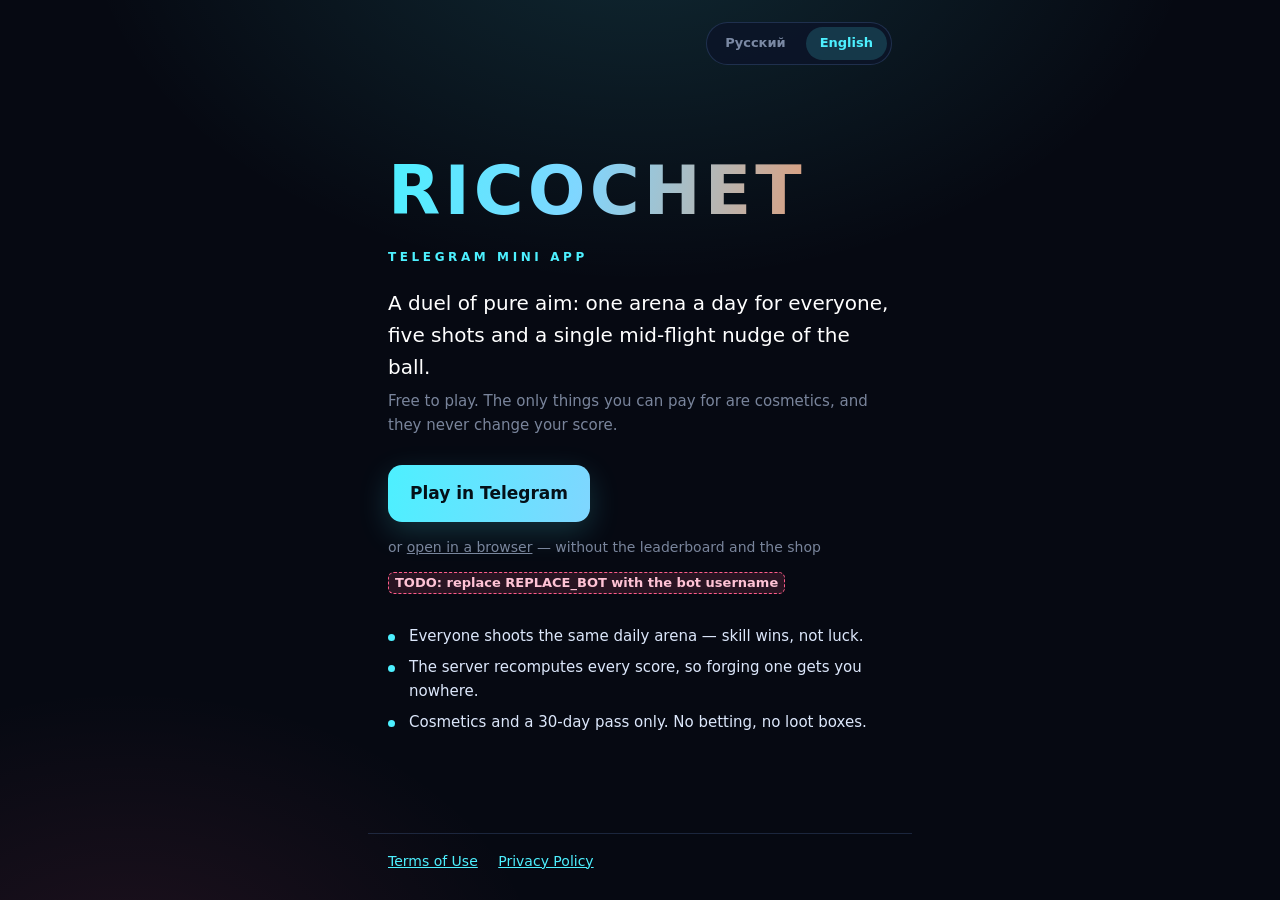
<file: index.html>
<!DOCTYPE html>
<html lang="ru">
<head>
<meta charset="utf-8">
<meta name="viewport" content="width=device-width, initial-scale=1">
<meta name="theme-color" content="#060912">
<meta name="description" content="РИКОШЕТ — дуэль на одну точность в Telegram. Пять выстрелов, один толчок в полёте.">
<title>РИКОШЕТ / RICOCHET</title>
<!-- Self-contained: no external CSS, fonts, scripts or trackers.
     Relative links assume this file sits at the root of the published site,
     next to client/, terms.html and privacy.html (that is what scripts/deploy.sh
     builds into dist/). -->
<style>
:root{
  --bg:#060912; --ink:#e8f1ff; --dim:rgba(205,222,255,.58);
  --cyan:#4df0ff; --amber:#ffb347; --rose:#ff5c8a;
  --panel:rgba(12,20,40,.86); --edge:rgba(120,170,255,.18);
  --font:-apple-system,"SF Pro Text","Segoe UI",Roboto,system-ui,sans-serif;
}
*{box-sizing:border-box}
[hidden]{display:none !important}
html,body{margin:0;padding:0;background:var(--bg);color:var(--ink);font-family:var(--font)}
body{
  min-height:100vh;font-size:16px;line-height:1.6;
  display:flex;flex-direction:column;
  background:
    radial-gradient(900px 600px at 50% -10%, rgba(77,240,255,.14), transparent 62%),
    radial-gradient(700px 500px at 10% 110%, rgba(255,92,138,.10), transparent 60%),
    var(--bg);
  -webkit-text-size-adjust:100%;
}
.wrap{flex:1;width:100%;max-width:34rem;margin:0 auto;padding:22px 20px 40px;display:flex;flex-direction:column}
header.top{display:flex;justify-content:flex-end;margin-bottom:8vh}
.switch{display:flex;gap:6px;background:var(--panel);border:1px solid var(--edge);border-radius:999px;padding:4px}
button.lang{
  font:inherit;font-size:13px;font-weight:600;cursor:pointer;color:var(--dim);
  background:transparent;border:0;border-radius:999px;padding:6px 14px;
}
button.lang.on{background:rgba(77,240,255,.16);color:var(--cyan)}
.logo{
  font-size:clamp(38px,13vw,68px);font-weight:800;letter-spacing:.06em;margin:0 0 2px;
  background:linear-gradient(100deg,#4df0ff,#7fd6ff 38%,#ff8a4d);
  -webkit-background-clip:text;background-clip:text;color:transparent;
}
.sub{color:var(--cyan);letter-spacing:.3em;font-size:12px;font-weight:700;margin:0 0 20px}
.pitch{font-size:clamp(17px,4.6vw,20px);margin:0 0 6px;color:#fff}
.note{color:var(--dim);font-size:15px;margin:0 0 28px}
.cta{
  display:inline-block;text-align:center;text-decoration:none;font-weight:700;font-size:17px;
  color:#041018;background:linear-gradient(100deg,#4df0ff,#7fd6ff);
  border-radius:14px;padding:15px 22px;box-shadow:0 10px 30px rgba(77,240,255,.18);
}
.cta:active{transform:translateY(1px)}
.alt{display:inline-block;margin-top:14px;color:var(--dim);font-size:14px}
.alt a{color:var(--dim)}
.alt a:hover{color:var(--cyan)}
.facts{list-style:none;padding:0;margin:30px 0 0;color:#dce7fb;font-size:15px}
.facts li{padding-left:1.4em;position:relative;margin:7px 0}
.facts li::before{content:"";position:absolute;left:0;top:.62em;width:7px;height:7px;border-radius:50%;background:var(--cyan)}
.todo{
  display:inline-block;background:rgba(255,92,138,.14);border:1px dashed var(--rose);
  border-radius:6px;padding:0 6px;color:#ffc3d5;font-size:13px;font-weight:600;margin-top:12px;
}
footer.bot{
  width:100%;max-width:34rem;margin:0 auto;padding:16px 20px 28px;
  border-top:1px solid var(--edge);color:var(--dim);font-size:14px;
}
footer.bot a{color:var(--cyan);margin-right:16px;display:inline-block}
</style>
</head>
<body>
<div class="wrap">

<header class="top">
  <div class="switch" role="group" aria-label="Language">
    <button type="button" class="lang" data-set-lang="ru" aria-pressed="false">Русский</button>
    <button type="button" class="lang" data-set-lang="en" aria-pressed="false">English</button>
  </div>
</header>

<!-- The Russian block is visible without JavaScript; the toggle only swaps. -->
<main data-lang="ru">
  <h1 class="logo">РИКОШЕТ</h1>
  <p class="sub">TELEGRAM MINI APP</p>
  <p class="pitch">Дуэль на одну точность: одна арена в день для всех, пять
  выстрелов и один толчок мяча в полёте.</p>
  <p class="note">Бесплатно. Платить можно только за косметику — на результат
  она не влияет.</p>
  <!-- TODO: owner must replace --> <!-- REPLACE_BOT = real bot username -->
  <a class="cta" href="https://t.me/REPLACE_BOT?startapp">Играть в Telegram</a>
  <span class="alt">или <a href="client/">открыть в браузере</a> — без таблицы
  лидеров и магазина</span>
  <div><span class="todo">TODO: заменить REPLACE_BOT на имя бота</span></div>
  <ul class="facts">
    <li>Арена дня одинакова у всех — выигрывает рука, а не удача.</li>
    <li>Счёт пересчитывает сервер, накрутка не проходит.</li>
    <li>Только косметика и пропуск на 30 дней. Без ставок и лутбоксов.</li>
  </ul>
</main>

<main data-lang="en" hidden>
  <h1 class="logo">RICOCHET</h1>
  <p class="sub">TELEGRAM MINI APP</p>
  <p class="pitch">A duel of pure aim: one arena a day for everyone, five shots
  and a single mid-flight nudge of the ball.</p>
  <p class="note">Free to play. The only things you can pay for are cosmetics,
  and they never change your score.</p>
  <!-- TODO: owner must replace --> <!-- REPLACE_BOT = real bot username -->
  <a class="cta" href="https://t.me/REPLACE_BOT?startapp">Play in Telegram</a>
  <span class="alt">or <a href="client/">open in a browser</a> — without the
  leaderboard and the shop</span>
  <div><span class="todo">TODO: replace REPLACE_BOT with the bot username</span></div>
  <ul class="facts">
    <li>Everyone shoots the same daily arena — skill wins, not luck.</li>
    <li>The server recomputes every score, so forging one gets you nowhere.</li>
    <li>Cosmetics and a 30-day pass only. No betting, no loot boxes.</li>
  </ul>
</main>

</div>
<footer class="bot">
  <a href="terms.html" data-lang="ru">Условия использования</a>
  <a href="terms.html" data-lang="en" hidden>Terms of Use</a>
  <a href="privacy.html" data-lang="ru">Политика конфиденциальности</a>
  <a href="privacy.html" data-lang="en" hidden>Privacy Policy</a>
</footer>
<script>
/* Language toggle. No libraries, no storage, no network. */
(function () {
  var btns = document.querySelectorAll('[data-set-lang]');
  var blocks = document.querySelectorAll('[data-lang]');
  function apply(lang) {
    var i;
    document.documentElement.lang = lang;
    for (i = 0; i < blocks.length; i++) {
      blocks[i].hidden = blocks[i].getAttribute('data-lang') !== lang;
    }
    for (i = 0; i < btns.length; i++) {
      var on = btns[i].getAttribute('data-set-lang') === lang;
      btns[i].className = on ? 'lang on' : 'lang';
      btns[i].setAttribute('aria-pressed', on ? 'true' : 'false');
    }
  }
  function initial() {
    var m = /[?&]lang=(ru|en)/i.exec(location.search);
    if (m) return m[1].toLowerCase();
    var n = (navigator.language || 'en').toLowerCase();
    return n.indexOf('ru') === 0 ? 'ru' : 'en';
  }
  for (var k = 0; k < btns.length; k++) {
    btns[k].onclick = function () { apply(this.getAttribute('data-set-lang')); };
  }
  apply(initial());
})();
</script>
</body>
</html>
</file>
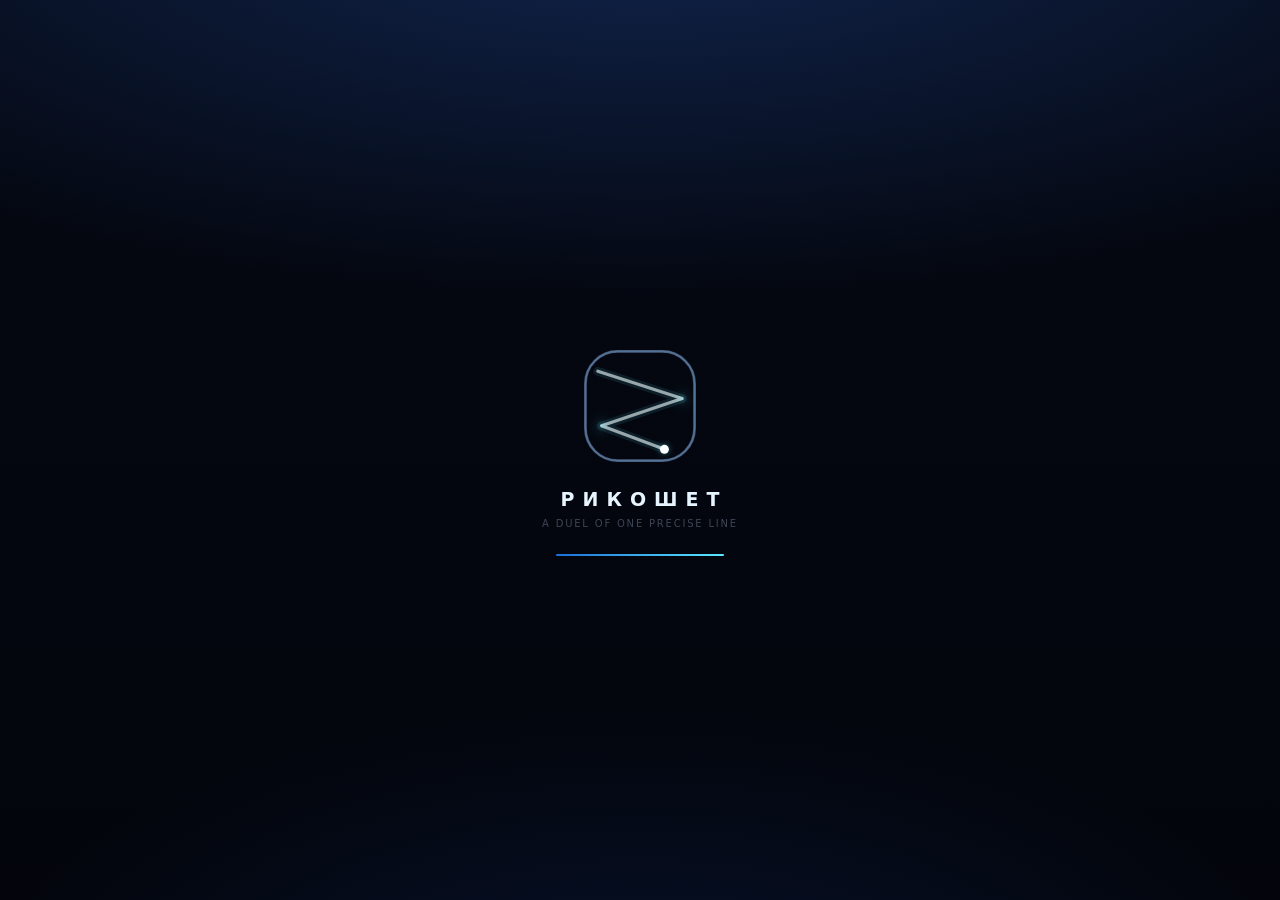
<file: client/index.html>
<!DOCTYPE html>
<html lang="ru">
<head>
<meta charset="utf-8">
<meta name="viewport" content="width=device-width, initial-scale=1, maximum-scale=1, user-scalable=no, viewport-fit=cover">
<meta name="theme-color" content="#060912">
<meta name="description" content="РИКОШЕТ — дуэль на одну точность. Один выстрел, один толчок в полёте.">
<title>РИКОШЕТ</title>
<!-- Telegram's SDK must load before our code; it is the only remote file we fetch.
     No subresource-integrity hash on purpose: Telegram rewrites this file in
     place, so a pinned hash would take the whole game down on their next
     update. The origin is telegram.org over TLS, which is the same trust we
     already place in the client running us. -->
<script src="https://telegram.org/js/telegram-web-app.js?64"></script>
<link rel="stylesheet" href="css/app.css">
<!-- The mark, inline as a data URI: an icon file would be a second network
     request for 400 bytes, and the browser asks for /favicon.ico whether we
     have one or not. Same geometry as the animated logo in fx.js. -->
<link rel="icon" href="data:image/svg+xml,%3Csvg xmlns='http://www.w3.org/2000/svg' viewBox='0 0 100 100'%3E%3Crect width='100' height='100' rx='24' fill='%23050a16'/%3E%3Crect x='10' y='10' width='80' height='80' rx='24' fill='none' stroke='%234a67a0' stroke-width='4'/%3E%3Cpath d='M18 24 L82 44 L21 64 L78 86' fill='none' stroke='%235be9ff' stroke-width='6' stroke-linecap='round' stroke-linejoin='round'/%3E%3Ccircle cx='78' cy='86' r='9' fill='%23ffffff'/%3E%3C/svg%3E">
</head>
<body>
<div id="app">
  <canvas id="stage"></canvas>

  <!-- in-game HUD -->
  <div id="hud" class="layer hidden">
    <div class="hud-top">
      <div class="hud-score">
        <div class="hud-label" data-t="score">Очки</div>
        <div class="hud-value" id="hudScore">0</div>
      </div>
      <div class="hud-mid">
        <div id="hudShots" class="shot-dots"></div>
        <div class="hud-targets"><span id="hudTargets">0</span><span class="slash">/</span><span id="hudTotal">0</span></div>
      </div>
      <div class="hud-score right hidden" id="hudGhostBox">
        <div class="hud-label" id="hudGhostName">—</div>
        <div class="hud-value ghost" id="hudGhost">0</div>
      </div>
    </div>
    <div class="hud-hint" id="hudHint"></div>
  </div>

  <!-- menu -->
  <div id="menu" class="layer screen hidden">
    <div class="brand">
      <!-- the mark is drawn by fx.js createLogo(): a ball ricocheting three
           times inside the frame, which is the whole game in one glyph -->
      <canvas id="logoMenu" class="logo" aria-hidden="true"></canvas>
      <h1>РИКОШЕТ</h1>
      <p class="tagline" id="tagline" data-t="tagline">Дуэль на одну точность</p>
    </div>
    <div class="menu-stats">
      <div><b id="statBest">—</b><i data-t="yourBest">твой рекорд</i></div>
      <div><b id="statTop">—</b><i data-t="bestToday">лучший сегодня</i></div>
    </div>
    <div class="menu-buttons">
      <button class="btn big" id="btnDaily"><span data-t="daily">Арена дня</span></button>
      <button class="btn" id="btnPractice" data-t="practice">Тренировка</button>
      <div class="row">
        <button class="btn ghost" id="btnLeaders" data-t="leaderboard">Лидеры</button>
        <button class="btn ghost" id="btnShop" data-t="shop">Скины</button>
      </div>
    </div>
    <div class="menu-foot">
      <button class="chip" id="btnHow" data-t="howTitle">Как играть</button>
      <button class="chip" id="btnSound">🔊</button>
      <button class="chip hidden" id="btnHome">＋</button>
    </div>
  </div>

  <!-- result -->
  <div id="result" class="layer screen hidden">
    <div class="res-verdict" id="resVerdict"></div>
    <div class="res-scores">
      <div class="res-col">
        <i data-t="yourScore">Твой счёт</i>
        <b id="resScore">0</b>
      </div>
      <div class="res-vs hidden" id="resVsBox">
        <span data-t="vs">против</span>
      </div>
      <div class="res-col hidden" id="resTheirBox">
        <i id="resTheirName">—</i>
        <b class="ghost" id="resTheir">0</b>
      </div>
    </div>
    <div class="res-meta" id="resMeta"></div>
    <div class="res-buttons">
      <button class="btn big" id="btnChallenge"><span data-t="challenge">Вызвать друга</span></button>
      <button class="btn" id="btnAgain" data-t="again">Ещё раз</button>
      <button class="btn ghost" id="btnMenu" data-t="menu">В меню</button>
    </div>
  </div>

  <!-- leaderboard -->
  <div id="leaders" class="layer screen hidden">
    <h2 data-t="leaderboard">Лидеры</h2>
    <div class="tabs">
      <button class="tab active" data-scope="today" data-t="today">Сегодня</button>
      <button class="tab" data-scope="all" data-t="allTime">Всё время</button>
    </div>
    <div class="list" id="leaderList"></div>
    <button class="btn ghost wide" id="btnLeadersBack" data-t="menu">В меню</button>
  </div>

  <!-- shop -->
  <div id="shop" class="layer screen hidden">
    <h2 data-t="shop">Скины</h2>
    <div class="pass" id="passBox">
      <div>
        <b data-t="season">Пропуск сезона</b>
        <i data-t="seasonDesc">Все скины сезона, 30 дней</i>
      </div>
      <button class="btn small" id="btnPass">299 ⭐</button>
    </div>
    <div class="grid" id="skinGrid"></div>
    <button class="btn ghost wide" id="btnShopBack" data-t="menu">В меню</button>
  </div>

  <!-- how to play -->
  <div id="how" class="layer screen hidden">
    <h2 data-t="howTitle">Как играть</h2>
    <ol class="how-list">
      <li data-t="how1"></li>
      <li data-t="how2"></li>
      <li data-t="how3"></li>
      <li data-t="how4"></li>
    </ol>
    <button class="btn big" id="btnHowOk" data-t="got">Понял</button>
  </div>

  <!-- boot -->
  <div id="boot" class="layer screen">
    <canvas id="logoBoot" class="logo big" aria-hidden="true"></canvas>
    <div class="boot-text" id="bootText">РИКОШЕТ</div>
    <div class="boot-sub" id="bootSub"></div>
    <div class="boot-bar"><i id="bootBar"></i></div>
  </div>

  <div id="toast" class="toast hidden"></div>
</div>
<script type="module" src="js/app.js"></script>
</body>
</html>
</file>
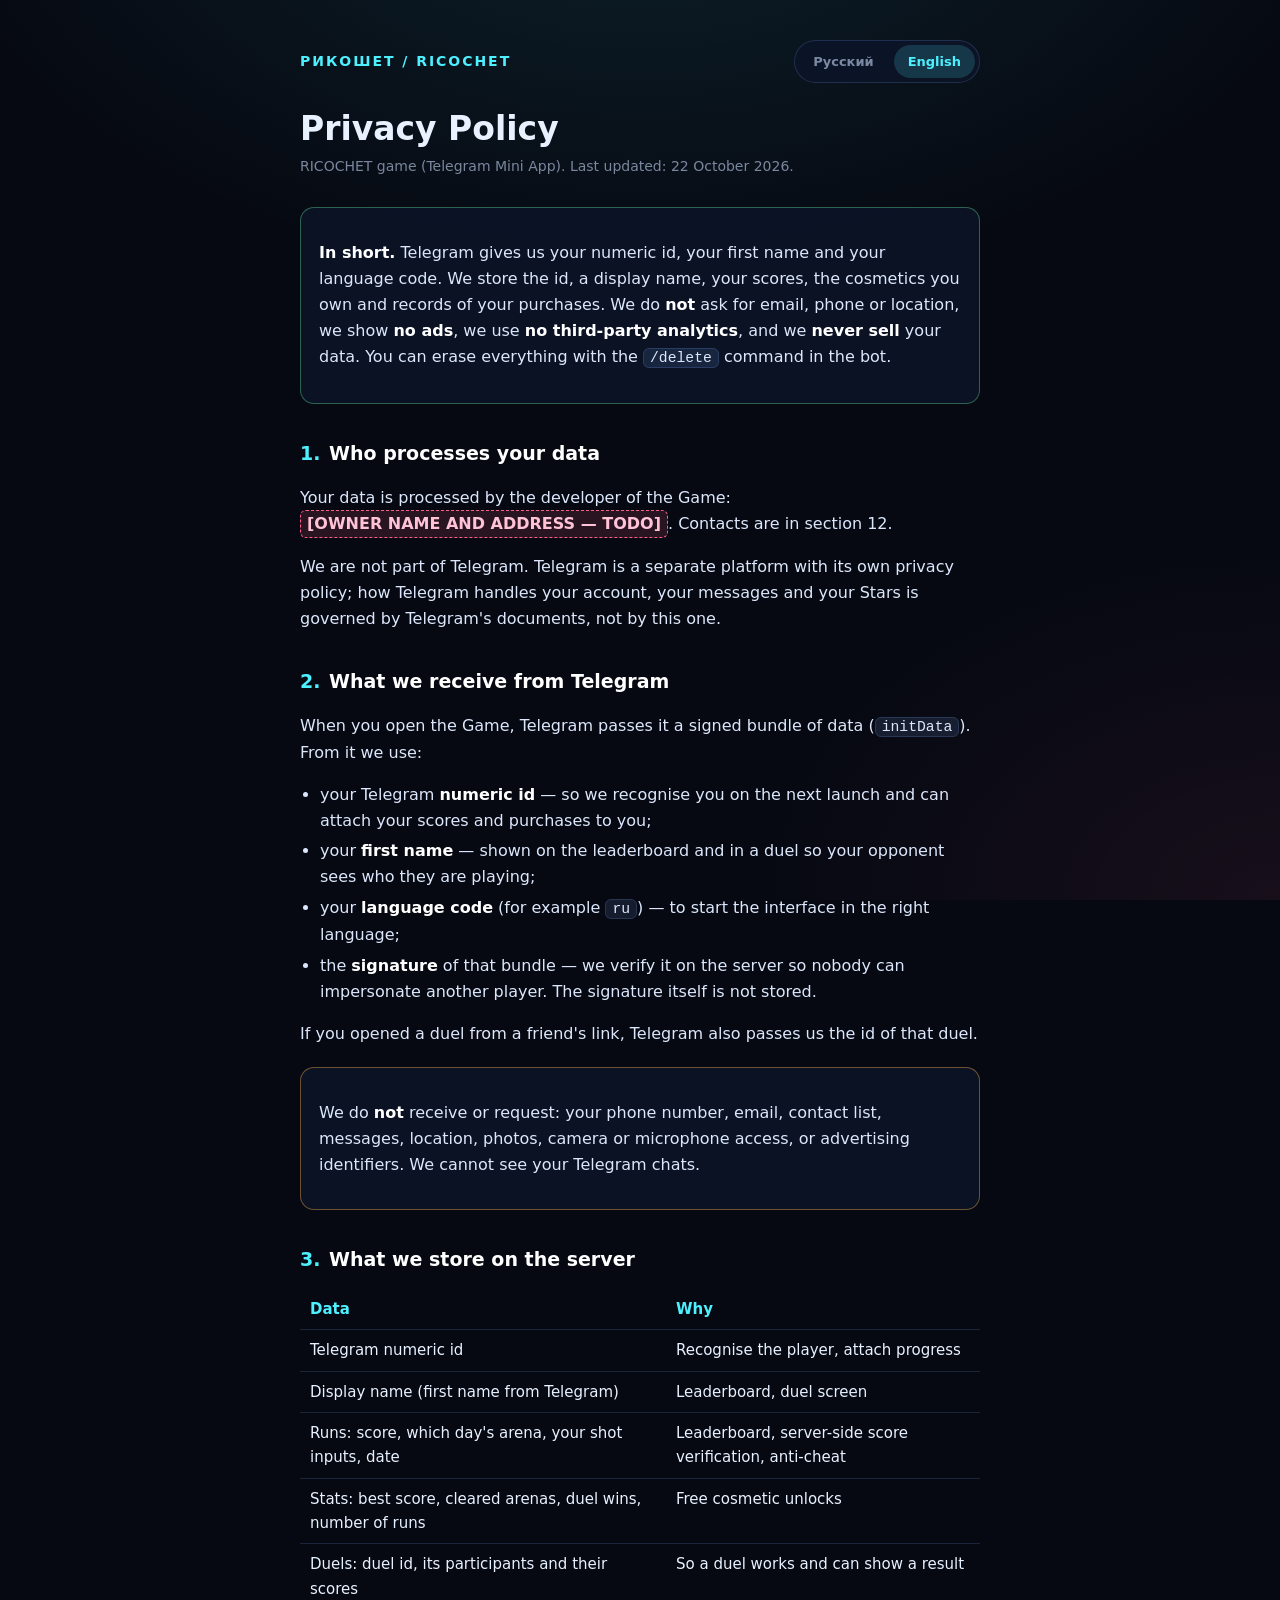
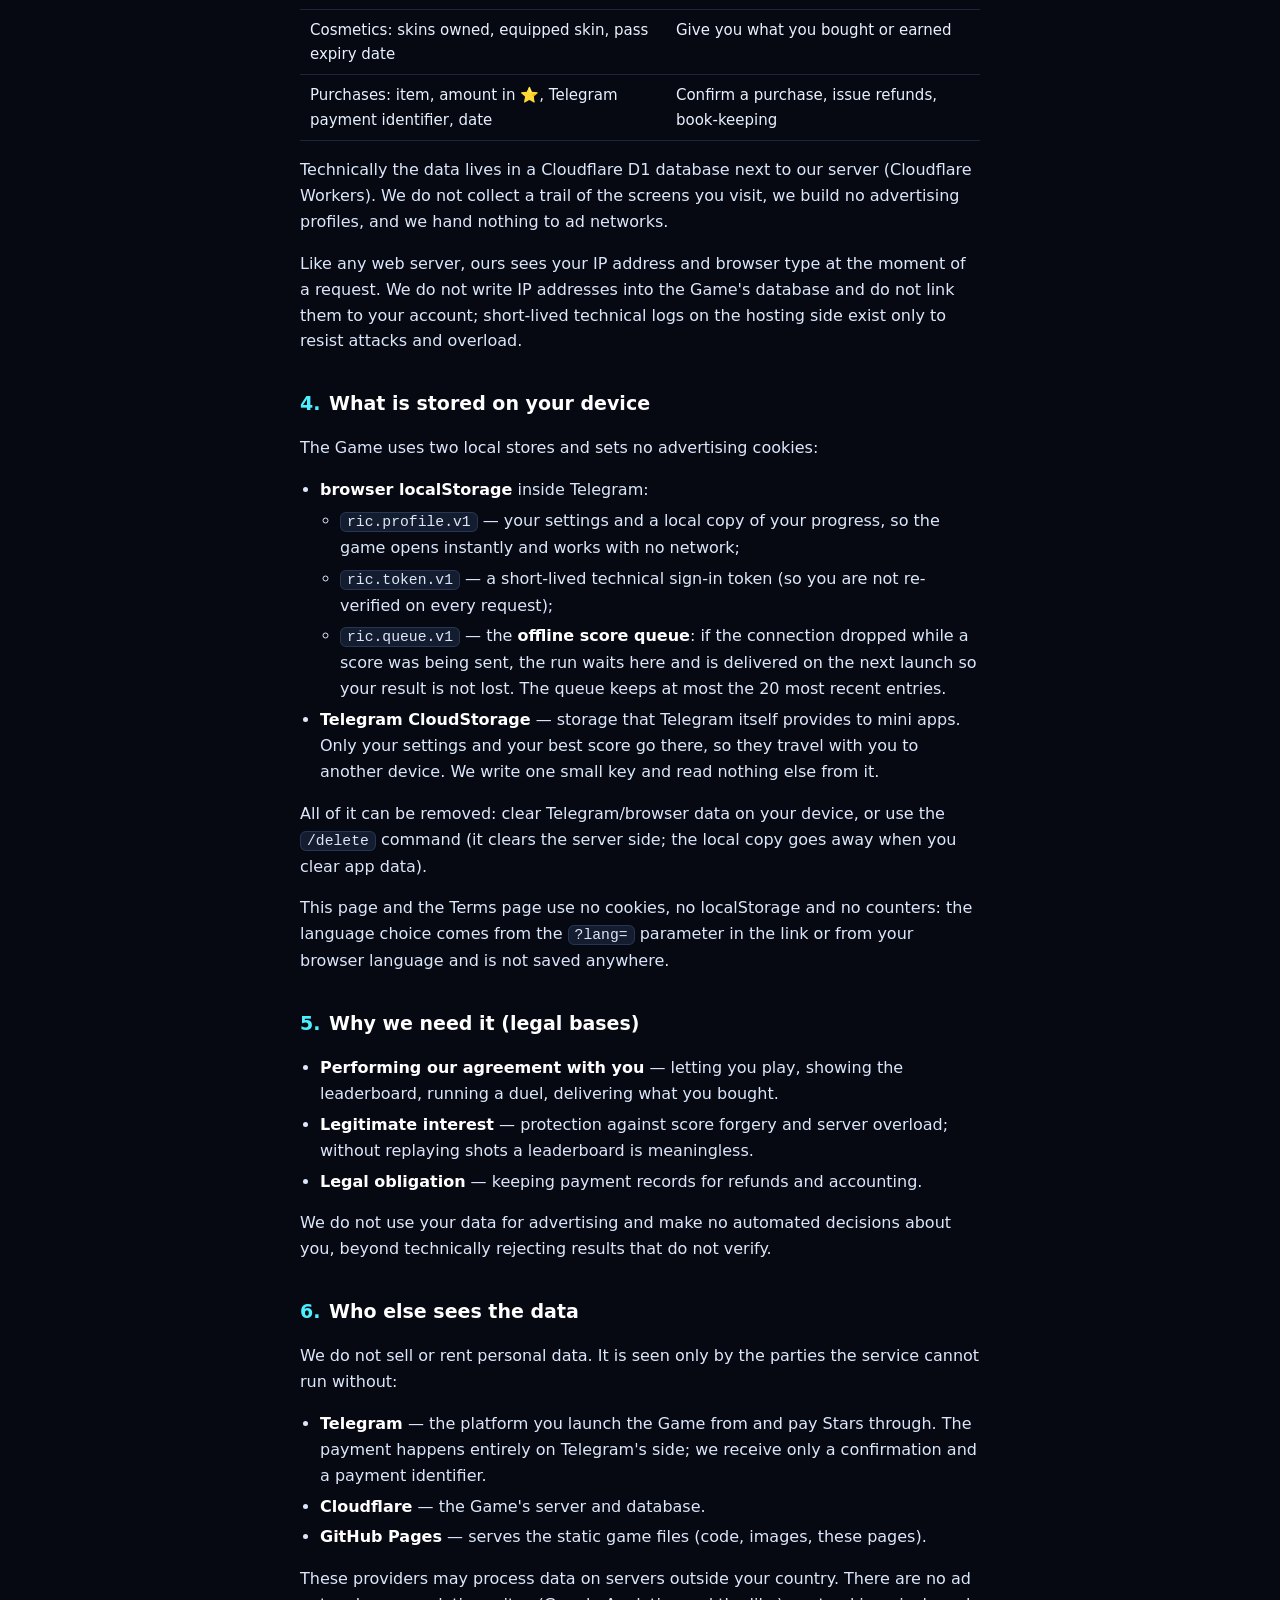
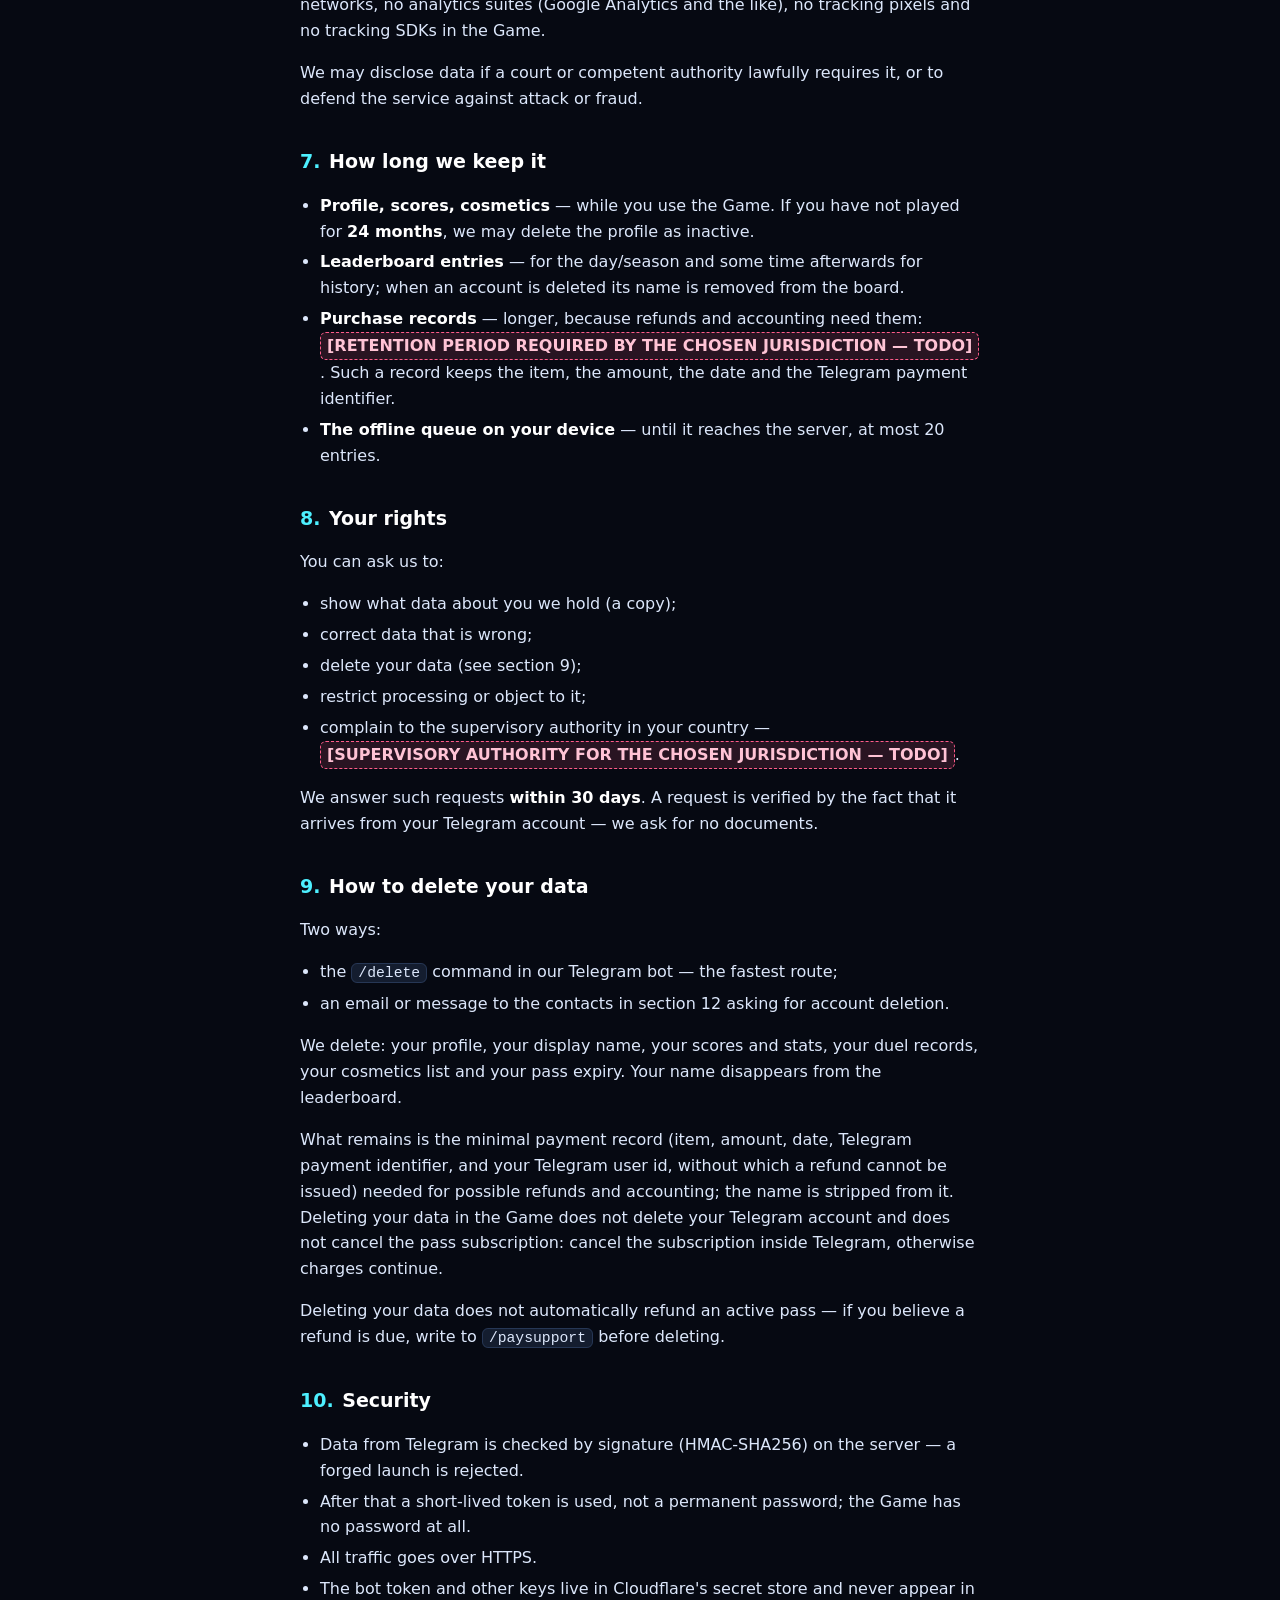
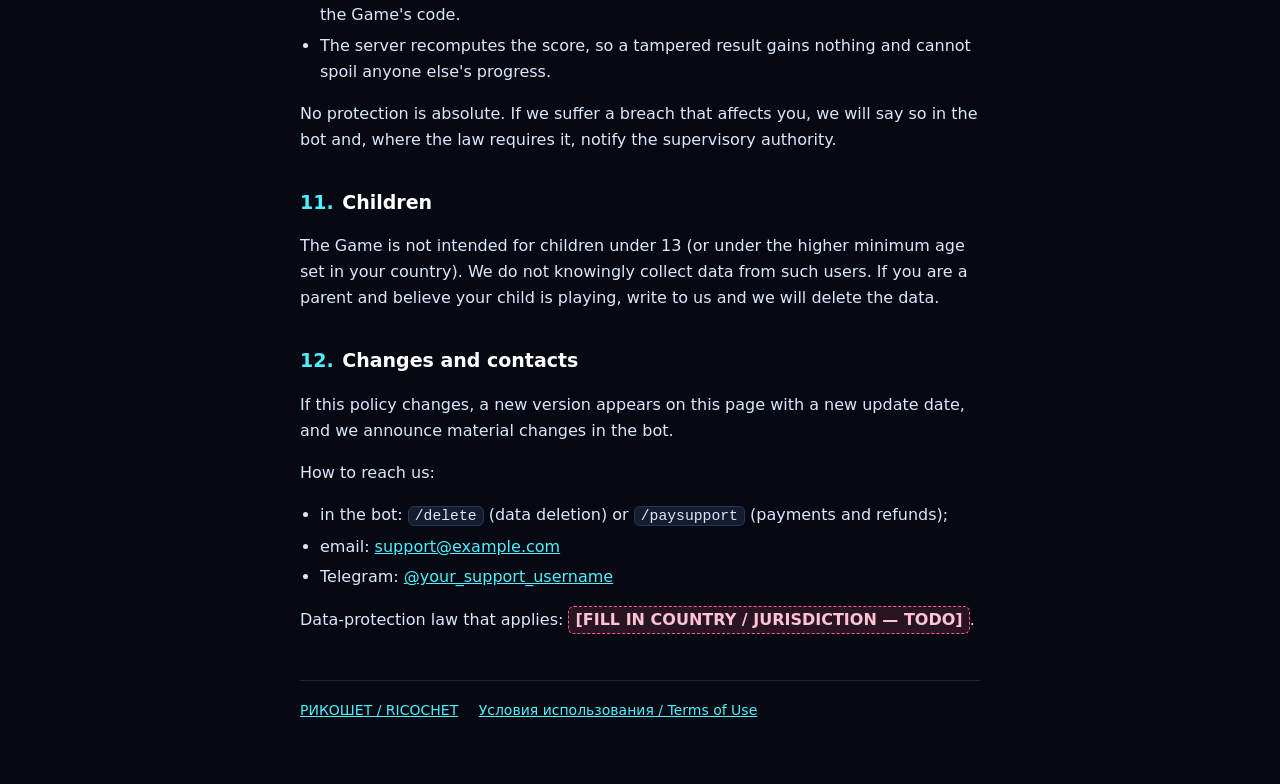
<file: privacy.html>
<!DOCTYPE html>
<html lang="ru">
<head>
<meta charset="utf-8">
<meta name="viewport" content="width=device-width, initial-scale=1">
<meta name="theme-color" content="#060912">
<meta name="robots" content="index, follow">
<meta name="description" content="РИКОШЕТ — Политика конфиденциальности / Privacy Policy">
<title>РИКОШЕТ — Политика конфиденциальности / Privacy Policy</title>
<!-- Self-contained on purpose: no external CSS, no fonts, no scripts, no
     trackers. This page itself stores nothing and calls no one. -->
<style>
:root{
  --bg:#060912; --ink:#e8f1ff; --dim:rgba(205,222,255,.58);
  --cyan:#4df0ff; --amber:#ffb347; --rose:#ff5c8a;
  --panel:rgba(12,20,40,.86); --edge:rgba(120,170,255,.18);
  --font:-apple-system,"SF Pro Text","Segoe UI",Roboto,system-ui,sans-serif;
}
*{box-sizing:border-box}
[hidden]{display:none !important}
html,body{margin:0;padding:0;background:var(--bg);color:var(--ink);font-family:var(--font)}
body{
  font-size:16px;line-height:1.62;
  background:
    radial-gradient(1200px 700px at 50% -15%, rgba(77,240,255,.10), transparent 60%),
    radial-gradient(900px 600px at 100% 100%, rgba(255,92,138,.07), transparent 60%),
    var(--bg);
  background-attachment:fixed;
  -webkit-text-size-adjust:100%;
}
.wrap{max-width:46rem;margin:0 auto;padding:clamp(18px,4vw,40px) clamp(16px,4vw,28px) 72px}
header.top{display:flex;flex-wrap:wrap;gap:12px;align-items:center;justify-content:space-between;margin-bottom:26px}
.brand{font-weight:700;letter-spacing:.14em;font-size:14px;color:var(--cyan);text-transform:uppercase}
.brand a{color:inherit;text-decoration:none}
.switch{display:flex;gap:6px;background:var(--panel);border:1px solid var(--edge);border-radius:999px;padding:4px}
button.lang{
  font:inherit;font-size:13px;font-weight:600;cursor:pointer;color:var(--dim);
  background:transparent;border:0;border-radius:999px;padding:6px 14px;
}
button.lang.on{background:rgba(77,240,255,.16);color:var(--cyan)}
h1{font-size:clamp(24px,5.4vw,33px);line-height:1.2;margin:0 0 6px}
.meta{color:var(--dim);font-size:14px;margin:0 0 30px}
h2{font-size:19px;margin:34px 0 10px;color:#fff}
h2 .num{color:var(--cyan);font-variant-numeric:tabular-nums;margin-right:.45em}
h3{font-size:16px;margin:22px 0 8px;color:var(--amber)}
p,li{color:#dce7fb}
ul{padding-left:1.25em}
li{margin:5px 0}
a{color:var(--cyan)}
a:hover{color:#fff}
strong{color:#fff}
code{
  font-family:ui-monospace,SFMono-Regular,Menlo,monospace;font-size:.92em;
  background:rgba(120,170,255,.12);border:1px solid var(--edge);border-radius:6px;padding:1px 6px;
}
.card{background:var(--panel);border:1px solid var(--edge);border-radius:14px;padding:16px 18px;margin:20px 0}
.card.good{border-color:rgba(110,255,168,.34)}
.card.warn{border-color:rgba(255,179,71,.4)}
.todo{
  display:inline-block;background:rgba(255,92,138,.14);border:1px dashed var(--rose);
  border-radius:6px;padding:0 6px;color:#ffc3d5;font-weight:600;
}
table{width:100%;border-collapse:collapse;margin:14px 0;font-size:15px;display:block;overflow-x:auto}
th,td{text-align:left;vertical-align:top;padding:8px 10px;border-bottom:1px solid var(--edge)}
th{color:var(--cyan);font-weight:600;white-space:nowrap}
footer.bot{margin-top:46px;padding-top:18px;border-top:1px solid var(--edge);color:var(--dim);font-size:14px}
footer.bot a{margin-right:16px}
</style>
</head>
<body>
<div class="wrap">

<header class="top">
  <div class="brand"><a href="index.html">РИКОШЕТ / RICOCHET</a></div>
  <div class="switch" role="group" aria-label="Language">
    <button type="button" class="lang" data-set-lang="ru" aria-pressed="false">Русский</button>
    <button type="button" class="lang" data-set-lang="en" aria-pressed="false">English</button>
  </div>
</header>

<!-- ============================== РУССКИЙ ============================== -->
<!-- The Russian block is visible without JavaScript; the toggle only swaps. -->
<main data-lang="ru">
<h1>Политика конфиденциальности</h1>
<p class="meta">Игра «РИКОШЕТ» (Telegram Mini App). Последнее обновление: 22 октября 2026 г.</p>

<div class="card good">
<p><strong>Коротко.</strong> Мы получаем от Telegram ваш числовой id, имя и код
языка. Храним id, отображаемое имя, результаты, список купленной косметики и
записи о покупках. Мы <strong>не</strong> спрашиваем e-mail, телефон и
местоположение, <strong>не</strong> показываем рекламу, <strong>не</strong>
подключаем сторонние аналитики и <strong>никому не продаём</strong> данные.
Удалить всё можно командой <code>/delete</code> в боте.</p>
</div>

<h2><span class="num">1.</span>Кто обрабатывает данные</h2>
<p>Данные обрабатывает разработчик Игры:
<span class="todo">[ИМЯ/НАЗВАНИЕ ВЛАДЕЛЬЦА И АДРЕС — TODO]</span><!-- TODO: owner must replace -->.
Контакты — в разделе 12.</p>
<p>Мы не являемся частью Telegram. Telegram — отдельная платформа со своей
политикой конфиденциальности, и то, как Telegram обрабатывает ваш аккаунт,
сообщения и Stars, регулируется его документами, а не этими.</p>

<h2><span class="num">2.</span>Что мы получаем от Telegram</h2>
<p>Когда вы открываете Игру, Telegram передаёт ей подписанный набор данных
(<code>initData</code>). Из него мы используем:</p>
<ul>
  <li><strong>числовой id</strong> вашего аккаунта Telegram — он нужен, чтобы
      узнать вас при следующем запуске и привязать к вам результаты и
      покупки;</li>
  <li><strong>имя (first name)</strong> — показывается в таблице лидеров и в
      дуэли, чтобы соперник видел, с кем играет;</li>
  <li><strong>код языка</strong> (например <code>ru</code>) — чтобы сразу
      включить нужный язык интерфейса;</li>
  <li><strong>подпись</strong> этого набора — мы проверяем её на сервере, чтобы
      никто не выдал себя за другого игрока. Сама подпись не хранится.</li>
</ul>
<p>Если вы запустили дуэль по ссылке друга, Telegram также передаёт нам
идентификатор этой дуэли.</p>
<div class="card warn">
<p>Мы <strong>не</strong> получаем и не запрашиваем: номер телефона, e-mail,
ваш список контактов, переписку, геолокацию, фотографии, доступ к камере или
микрофону, рекламные идентификаторы. Мы не видим ваших сообщений в Telegram.</p>
</div>

<h2><span class="num">3.</span>Что мы храним на сервере</h2>
<table>
  <tr><th>Данные</th><th>Зачем</th></tr>
  <tr><td>Числовой id Telegram</td><td>Узнать игрока, привязать прогресс</td></tr>
  <tr><td>Отображаемое имя (имя из Telegram)</td><td>Таблица лидеров, экран дуэли</td></tr>
  <tr><td>Результаты: счёт, номер арены/дня, ваши выстрелы, дата</td><td>Таблица лидеров, проверка счёта на сервере, защита от накрутки</td></tr>
  <tr><td>Статистика: лучший счёт, число «чистых» арен, победы в дуэлях, число забегов</td><td>Бесплатные разблокировки косметики</td></tr>
  <tr><td>Дуэли: id дуэли, её участники и их счёт</td><td>Чтобы дуэль работала и показывала результат</td></tr>
  <tr><td>Косметика: список купленных скинов, надетый скин, дата окончания пропуска</td><td>Выдать то, что вы купили или заслужили</td></tr>
  <tr><td>Покупки: предмет, сумма в ⭐, идентификатор платежа от Telegram, дата</td><td>Подтвердить покупку, сделать возврат, отчётность</td></tr>
</table>
<p>Технически данные лежат в базе Cloudflare D1 рядом с нашим сервером
(Cloudflare Workers). Мы не собираем историю ваших переходов по экранам, не
строим профилей для рекламы и не передаём ничего рекламным сетям.</p>
<p>Сервер, как любой веб-сервер, видит ваш IP-адрес и тип браузера в момент
запроса. Мы не записываем IP в базу Игры и не связываем его с вашим аккаунтом;
краткосрочные технические журналы на стороне хостинга служат только защите от
атак и перегрузок.</p>

<h2><span class="num">4.</span>Что хранится на вашем устройстве</h2>
<p>Игра пользуется двумя местными хранилищами и не ставит рекламных cookie:</p>
<ul>
  <li><strong>localStorage браузера</strong> внутри Telegram:
    <ul>
      <li><code>ric.profile.v1</code> — ваши настройки и локальная копия
          прогресса, чтобы игра открывалась мгновенно и работала без сети;</li>
      <li><code>ric.token.v1</code> — короткоживущий технический токен входа
          (чтобы не проходить проверку при каждом запросе);</li>
      <li><code>ric.queue.v1</code> — <strong>офлайн-очередь результатов</strong>:
          если во время отправки счёта интернет пропал, забег ждёт здесь и
          уходит на сервер при следующем запуске, чтобы результат не потерялся.
          В очереди лежит не больше 20 последних записей.</li>
    </ul>
  </li>
  <li><strong>Telegram CloudStorage</strong> — хранилище, которое предоставляет
      сам Telegram для мини-приложений. Туда попадают только настройки и
      лучший счёт, чтобы они переезжали вместе с вами на другое устройство. Мы
      кладём туда один небольшой ключ и ничего оттуда больше не читаем.</li>
</ul>
<p>Всё это можно убрать: очистите данные Telegram/браузера на устройстве или
воспользуйтесь командой <code>/delete</code> (она чистит серверную часть, а
локальная копия исчезает при очистке данных приложения).</p>
<p>Эта страница и страница «Условия» не используют cookie, localStorage и
счётчики: выбор языка берётся из параметра <code>?lang=</code> в ссылке или из
языка браузера и никуда не сохраняется.</p>

<h2><span class="num">5.</span>Зачем нам это (основания)</h2>
<ul>
  <li><strong>Исполнение договора с вами</strong> — дать играть, показать
      таблицу лидеров, провести дуэль, выдать купленное.</li>
  <li><strong>Законный интерес</strong> — защита от накрутки счёта и от
      перегрузки сервера; без проверки выстрелов таблица лидеров бессмысленна.</li>
  <li><strong>Исполнение закона</strong> — хранение записей о платежах для
      возвратов и отчётности.</li>
</ul>
<p>Мы не используем ваши данные для рекламы и не принимаем на их основе
автоматических решений, кроме технического отклонения недостоверных
результатов.</p>

<h2><span class="num">6.</span>Кому мы передаём данные</h2>
<p>Мы не продаём и не сдаём в аренду персональные данные. Данные видят только
те, без кого сервис не работает:</p>
<ul>
  <li><strong>Telegram</strong> — платформа, через которую вы запускаете Игру и
      платите Stars. Платёж целиком проходит на стороне Telegram; мы получаем
      лишь подтверждение и идентификатор платежа.</li>
  <li><strong>Cloudflare</strong> — сервер и база данных Игры.</li>
  <li><strong>GitHub Pages</strong> — отдаёт статические файлы игры (код,
      картинки, эти страницы).</li>
</ul>
<p>Эти провайдеры могут обрабатывать данные на серверах за пределами вашей
страны. Никаких рекламных сетей, систем аналитики (Google Analytics и
подобных), пикселей и SDK трекинга в Игре нет.</p>
<p>Мы можем раскрыть данные, если этого законно требует суд или
уполномоченный орган, либо чтобы защитить сервис от атаки или мошенничества.</p>

<h2><span class="num">7.</span>Сколько мы храним</h2>
<ul>
  <li><strong>Профиль, результаты, косметика</strong> — пока вы пользуетесь
      Игрой. Если вы не заходили <strong>24 месяца</strong>, мы можем удалить
      профиль как неактивный.</li>
  <li><strong>Результаты в таблице лидеров</strong> — пока идёт сезон/день и
      ещё некоторое время для истории; после удаления аккаунта имя из таблицы
      убирается.</li>
  <li><strong>Записи о покупках</strong> — дольше, потому что они нужны для
      возвратов и отчётности:
      <span class="todo">[СРОК ПО ЗАКОНУ ВЫБРАННОЙ ЮРИСДИКЦИИ — TODO]</span><!-- TODO: owner must replace -->.
      В такой записи остаются предмет, сумма, дата и идентификатор платежа
      Telegram.</li>
  <li><strong>Офлайн-очередь на устройстве</strong> — до отправки на сервер,
      максимум 20 записей.</li>
</ul>

<h2><span class="num">8.</span>Ваши права</h2>
<p>Вы можете попросить нас:</p>
<ul>
  <li>показать, какие ваши данные у нас есть (копия);</li>
  <li>исправить неверные данные;</li>
  <li>удалить данные (см. раздел 9);</li>
  <li>ограничить обработку или возразить против неё;</li>
  <li>пожаловаться в надзорный орган вашей страны —
      <span class="todo">[НАДЗОРНЫЙ ОРГАН ДЛЯ ВЫБРАННОЙ ЮРИСДИКЦИИ — TODO]</span><!-- TODO: owner must replace -->.</li>
</ul>
<p>Мы отвечаем на такие обращения <strong>в течение 30 дней</strong>.
Обращение подтверждается тем, что оно приходит с вашего аккаунта Telegram —
отдельных документов мы не требуем.</p>

<h2><span class="num">9.</span>Как удалить свои данные</h2>
<p>Два способа:</p>
<ul>
  <li>команда <code>/delete</code> в нашем Telegram-боте — самый быстрый
      путь;</li>
  <li>письмо или сообщение на контакты из раздела 12 с просьбой удалить
      аккаунт.</li>
</ul>
<p>Мы удаляем: ваш профиль, отображаемое имя, результаты и статистику, записи о
дуэлях, список косметики и срок пропуска. Ваше имя исчезает из таблицы
лидеров.</p>
<p>Остаются только минимальные записи о платежах (предмет, сумма, дата,
идентификатор платежа Telegram и ваш идентификатор пользователя Telegram, без
которого возврат невозможен) — они нужны для возможных возвратов и
отчётности; имя из них удаляется. Удаление данных в Игре не удаляет ваш
аккаунт Telegram и не отменяет подписку на пропуск: подписку нужно отменить в
самом Telegram, иначе списания продолжатся.</p>
<p>Активный пропуск при удалении данных не возвращается деньгами
автоматически — если вы считаете, что возврат нужен, напишите
<code>/paysupport</code> до удаления.</p>

<h2><span class="num">10.</span>Безопасность</h2>
<ul>
  <li>Данные от Telegram проверяются подписью (HMAC-SHA256) на сервере —
      подделанный запуск отклоняется.</li>
  <li>Дальше работает короткоживущий токен, а не постоянный пароль; пароля у
      Игры нет вовсе.</li>
  <li>Весь обмен идёт по HTTPS.</li>
  <li>Токен бота и другие ключи лежат в защищённом хранилище секретов
      Cloudflare и не попадают в код Игры.</li>
  <li>Счёт пересчитывает сервер, поэтому подкрученный результат ничего не даёт
      и чужой прогресс так не испортить.</li>
</ul>
<p>Абсолютной защиты не бывает. Если у нас случится утечка, затрагивающая вас,
мы сообщим об этом в боте и, где это требует закон, уведомим надзорный
орган.</p>

<h2><span class="num">11.</span>Дети</h2>
<p>Игра не предназначена для детей младше 13 лет (или младше более высокого
минимального возраста, установленного в вашей стране). Мы не собираем данные
осознанно у таких пользователей. Если вы родитель и считаете, что ваш ребёнок
играет, напишите нам — мы удалим данные.</p>

<h2><span class="num">12.</span>Изменения и контакты</h2>
<p>Если политика изменится, новая версия появится на этой странице с новой
датой обновления, а о существенных изменениях мы сообщим в боте.</p>
<p>Связаться с нами:</p>
<ul>
  <li>в боте: <code>/delete</code> (удаление данных) или
      <code>/paysupport</code> (оплата и возвраты);</li>
  <li>почта: <a href="mailto:support@example.com">support@example.com</a><!-- TODO: owner must replace --></li>
  <li>Telegram: <a href="https://t.me/your_support_username">@your_support_username</a><!-- TODO: owner must replace --></li>
</ul>
<p>Применимое право по вопросам защиты данных:
<span class="todo">[УКАЖИТЕ СТРАНУ/ЮРИСДИКЦИЮ — TODO]</span><!-- TODO: owner must replace -->.</p>
</main>

<!-- ============================== ENGLISH ============================== -->
<main data-lang="en" hidden>
<h1>Privacy Policy</h1>
<p class="meta">RICOCHET game (Telegram Mini App). Last updated: 22 October 2026.</p>

<div class="card good">
<p><strong>In short.</strong> Telegram gives us your numeric id, your first
name and your language code. We store the id, a display name, your scores, the
cosmetics you own and records of your purchases. We do <strong>not</strong> ask
for email, phone or location, we show <strong>no ads</strong>, we use
<strong>no third-party analytics</strong>, and we <strong>never sell</strong>
your data. You can erase everything with the <code>/delete</code> command in
the bot.</p>
</div>

<h2><span class="num">1.</span>Who processes your data</h2>
<p>Your data is processed by the developer of the Game:
<span class="todo">[OWNER NAME AND ADDRESS — TODO]</span><!-- TODO: owner must replace -->.
Contacts are in section 12.</p>
<p>We are not part of Telegram. Telegram is a separate platform with its own
privacy policy; how Telegram handles your account, your messages and your Stars
is governed by Telegram's documents, not by this one.</p>

<h2><span class="num">2.</span>What we receive from Telegram</h2>
<p>When you open the Game, Telegram passes it a signed bundle of data
(<code>initData</code>). From it we use:</p>
<ul>
  <li>your Telegram <strong>numeric id</strong> — so we recognise you on the
      next launch and can attach your scores and purchases to you;</li>
  <li>your <strong>first name</strong> — shown on the leaderboard and in a duel
      so your opponent sees who they are playing;</li>
  <li>your <strong>language code</strong> (for example <code>ru</code>) — to
      start the interface in the right language;</li>
  <li>the <strong>signature</strong> of that bundle — we verify it on the server
      so nobody can impersonate another player. The signature itself is not
      stored.</li>
</ul>
<p>If you opened a duel from a friend's link, Telegram also passes us the id of
that duel.</p>
<div class="card warn">
<p>We do <strong>not</strong> receive or request: your phone number, email,
contact list, messages, location, photos, camera or microphone access, or
advertising identifiers. We cannot see your Telegram chats.</p>
</div>

<h2><span class="num">3.</span>What we store on the server</h2>
<table>
  <tr><th>Data</th><th>Why</th></tr>
  <tr><td>Telegram numeric id</td><td>Recognise the player, attach progress</td></tr>
  <tr><td>Display name (first name from Telegram)</td><td>Leaderboard, duel screen</td></tr>
  <tr><td>Runs: score, which day's arena, your shot inputs, date</td><td>Leaderboard, server-side score verification, anti-cheat</td></tr>
  <tr><td>Stats: best score, cleared arenas, duel wins, number of runs</td><td>Free cosmetic unlocks</td></tr>
  <tr><td>Duels: duel id, its participants and their scores</td><td>So a duel works and can show a result</td></tr>
  <tr><td>Cosmetics: skins owned, equipped skin, pass expiry date</td><td>Give you what you bought or earned</td></tr>
  <tr><td>Purchases: item, amount in ⭐, Telegram payment identifier, date</td><td>Confirm a purchase, issue refunds, book-keeping</td></tr>
</table>
<p>Technically the data lives in a Cloudflare D1 database next to our server
(Cloudflare Workers). We do not collect a trail of the screens you visit, we
build no advertising profiles, and we hand nothing to ad networks.</p>
<p>Like any web server, ours sees your IP address and browser type at the moment
of a request. We do not write IP addresses into the Game's database and do not
link them to your account; short-lived technical logs on the hosting side exist
only to resist attacks and overload.</p>

<h2><span class="num">4.</span>What is stored on your device</h2>
<p>The Game uses two local stores and sets no advertising cookies:</p>
<ul>
  <li><strong>browser localStorage</strong> inside Telegram:
    <ul>
      <li><code>ric.profile.v1</code> — your settings and a local copy of your
          progress, so the game opens instantly and works with no network;</li>
      <li><code>ric.token.v1</code> — a short-lived technical sign-in token (so
          you are not re-verified on every request);</li>
      <li><code>ric.queue.v1</code> — the <strong>offline score queue</strong>:
          if the connection dropped while a score was being sent, the run waits
          here and is delivered on the next launch so your result is not lost.
          The queue keeps at most the 20 most recent entries.</li>
    </ul>
  </li>
  <li><strong>Telegram CloudStorage</strong> — storage that Telegram itself
      provides to mini apps. Only your settings and your best score go there,
      so they travel with you to another device. We write one small key and
      read nothing else from it.</li>
</ul>
<p>All of it can be removed: clear Telegram/browser data on your device, or use
the <code>/delete</code> command (it clears the server side; the local copy goes
away when you clear app data).</p>
<p>This page and the Terms page use no cookies, no localStorage and no
counters: the language choice comes from the <code>?lang=</code> parameter in
the link or from your browser language and is not saved anywhere.</p>

<h2><span class="num">5.</span>Why we need it (legal bases)</h2>
<ul>
  <li><strong>Performing our agreement with you</strong> — letting you play,
      showing the leaderboard, running a duel, delivering what you bought.</li>
  <li><strong>Legitimate interest</strong> — protection against score forgery
      and server overload; without replaying shots a leaderboard is
      meaningless.</li>
  <li><strong>Legal obligation</strong> — keeping payment records for refunds
      and accounting.</li>
</ul>
<p>We do not use your data for advertising and make no automated decisions
about you, beyond technically rejecting results that do not verify.</p>

<h2><span class="num">6.</span>Who else sees the data</h2>
<p>We do not sell or rent personal data. It is seen only by the parties the
service cannot run without:</p>
<ul>
  <li><strong>Telegram</strong> — the platform you launch the Game from and pay
      Stars through. The payment happens entirely on Telegram's side; we
      receive only a confirmation and a payment identifier.</li>
  <li><strong>Cloudflare</strong> — the Game's server and database.</li>
  <li><strong>GitHub Pages</strong> — serves the static game files (code,
      images, these pages).</li>
</ul>
<p>These providers may process data on servers outside your country. There are
no ad networks, no analytics suites (Google Analytics and the like), no
tracking pixels and no tracking SDKs in the Game.</p>
<p>We may disclose data if a court or competent authority lawfully requires it,
or to defend the service against attack or fraud.</p>

<h2><span class="num">7.</span>How long we keep it</h2>
<ul>
  <li><strong>Profile, scores, cosmetics</strong> — while you use the Game. If
      you have not played for <strong>24 months</strong>, we may delete the
      profile as inactive.</li>
  <li><strong>Leaderboard entries</strong> — for the day/season and some time
      afterwards for history; when an account is deleted its name is removed
      from the board.</li>
  <li><strong>Purchase records</strong> — longer, because refunds and
      accounting need them:
      <span class="todo">[RETENTION PERIOD REQUIRED BY THE CHOSEN JURISDICTION — TODO]</span><!-- TODO: owner must replace -->.
      Such a record keeps the item, the amount, the date and the Telegram
      payment identifier.</li>
  <li><strong>The offline queue on your device</strong> — until it reaches the
      server, at most 20 entries.</li>
</ul>

<h2><span class="num">8.</span>Your rights</h2>
<p>You can ask us to:</p>
<ul>
  <li>show what data about you we hold (a copy);</li>
  <li>correct data that is wrong;</li>
  <li>delete your data (see section 9);</li>
  <li>restrict processing or object to it;</li>
  <li>complain to the supervisory authority in your country —
      <span class="todo">[SUPERVISORY AUTHORITY FOR THE CHOSEN JURISDICTION — TODO]</span><!-- TODO: owner must replace -->.</li>
</ul>
<p>We answer such requests <strong>within 30 days</strong>. A request is
verified by the fact that it arrives from your Telegram account — we ask for no
documents.</p>

<h2><span class="num">9.</span>How to delete your data</h2>
<p>Two ways:</p>
<ul>
  <li>the <code>/delete</code> command in our Telegram bot — the fastest
      route;</li>
  <li>an email or message to the contacts in section 12 asking for account
      deletion.</li>
</ul>
<p>We delete: your profile, your display name, your scores and stats, your duel
records, your cosmetics list and your pass expiry. Your name disappears from
the leaderboard.</p>
<p>What remains is the minimal payment record (item, amount, date, Telegram
payment identifier, and your Telegram user id, without which a refund cannot be
issued) needed for possible refunds and accounting; the name is
stripped from it. Deleting your data in the Game does not delete your Telegram
account and does not cancel the pass subscription: cancel the subscription
inside Telegram, otherwise charges continue.</p>
<p>Deleting your data does not automatically refund an active pass — if you
believe a refund is due, write to <code>/paysupport</code> before
deleting.</p>

<h2><span class="num">10.</span>Security</h2>
<ul>
  <li>Data from Telegram is checked by signature (HMAC-SHA256) on the server —
      a forged launch is rejected.</li>
  <li>After that a short-lived token is used, not a permanent password; the
      Game has no password at all.</li>
  <li>All traffic goes over HTTPS.</li>
  <li>The bot token and other keys live in Cloudflare's secret store and never
      appear in the Game's code.</li>
  <li>The server recomputes the score, so a tampered result gains nothing and
      cannot spoil anyone else's progress.</li>
</ul>
<p>No protection is absolute. If we suffer a breach that affects you, we will
say so in the bot and, where the law requires it, notify the supervisory
authority.</p>

<h2><span class="num">11.</span>Children</h2>
<p>The Game is not intended for children under 13 (or under the higher minimum
age set in your country). We do not knowingly collect data from such users. If
you are a parent and believe your child is playing, write to us and we will
delete the data.</p>

<h2><span class="num">12.</span>Changes and contacts</h2>
<p>If this policy changes, a new version appears on this page with a new update
date, and we announce material changes in the bot.</p>
<p>How to reach us:</p>
<ul>
  <li>in the bot: <code>/delete</code> (data deletion) or
      <code>/paysupport</code> (payments and refunds);</li>
  <li>email: <a href="mailto:support@example.com">support@example.com</a><!-- TODO: owner must replace --></li>
  <li>Telegram: <a href="https://t.me/your_support_username">@your_support_username</a><!-- TODO: owner must replace --></li>
</ul>
<p>Data-protection law that applies:
<span class="todo">[FILL IN COUNTRY / JURISDICTION — TODO]</span><!-- TODO: owner must replace -->.</p>
</main>

<footer class="bot">
  <a href="index.html">РИКОШЕТ / RICOCHET</a>
  <a href="terms.html">Условия использования / Terms of Use</a>
</footer>

</div>
<script>
/* Language toggle. No libraries, no storage, no network: the choice comes from
   ?lang= if present, otherwise from the browser language. */
(function () {
  var btns = document.querySelectorAll('[data-set-lang]');
  var blocks = document.querySelectorAll('[data-lang]');
  function apply(lang) {
    var i;
    document.documentElement.lang = lang;
    for (i = 0; i < blocks.length; i++) {
      blocks[i].hidden = blocks[i].getAttribute('data-lang') !== lang;
    }
    for (i = 0; i < btns.length; i++) {
      var on = btns[i].getAttribute('data-set-lang') === lang;
      btns[i].className = on ? 'lang on' : 'lang';
      btns[i].setAttribute('aria-pressed', on ? 'true' : 'false');
    }
  }
  function initial() {
    var m = /[?&]lang=(ru|en)/i.exec(location.search);
    if (m) return m[1].toLowerCase();
    var n = (navigator.language || 'en').toLowerCase();
    return n.indexOf('ru') === 0 ? 'ru' : 'en';
  }
  for (var k = 0; k < btns.length; k++) {
    btns[k].onclick = function () { apply(this.getAttribute('data-set-lang')); };
  }
  apply(initial());
})();
</script>
</body>
</html>
</file>
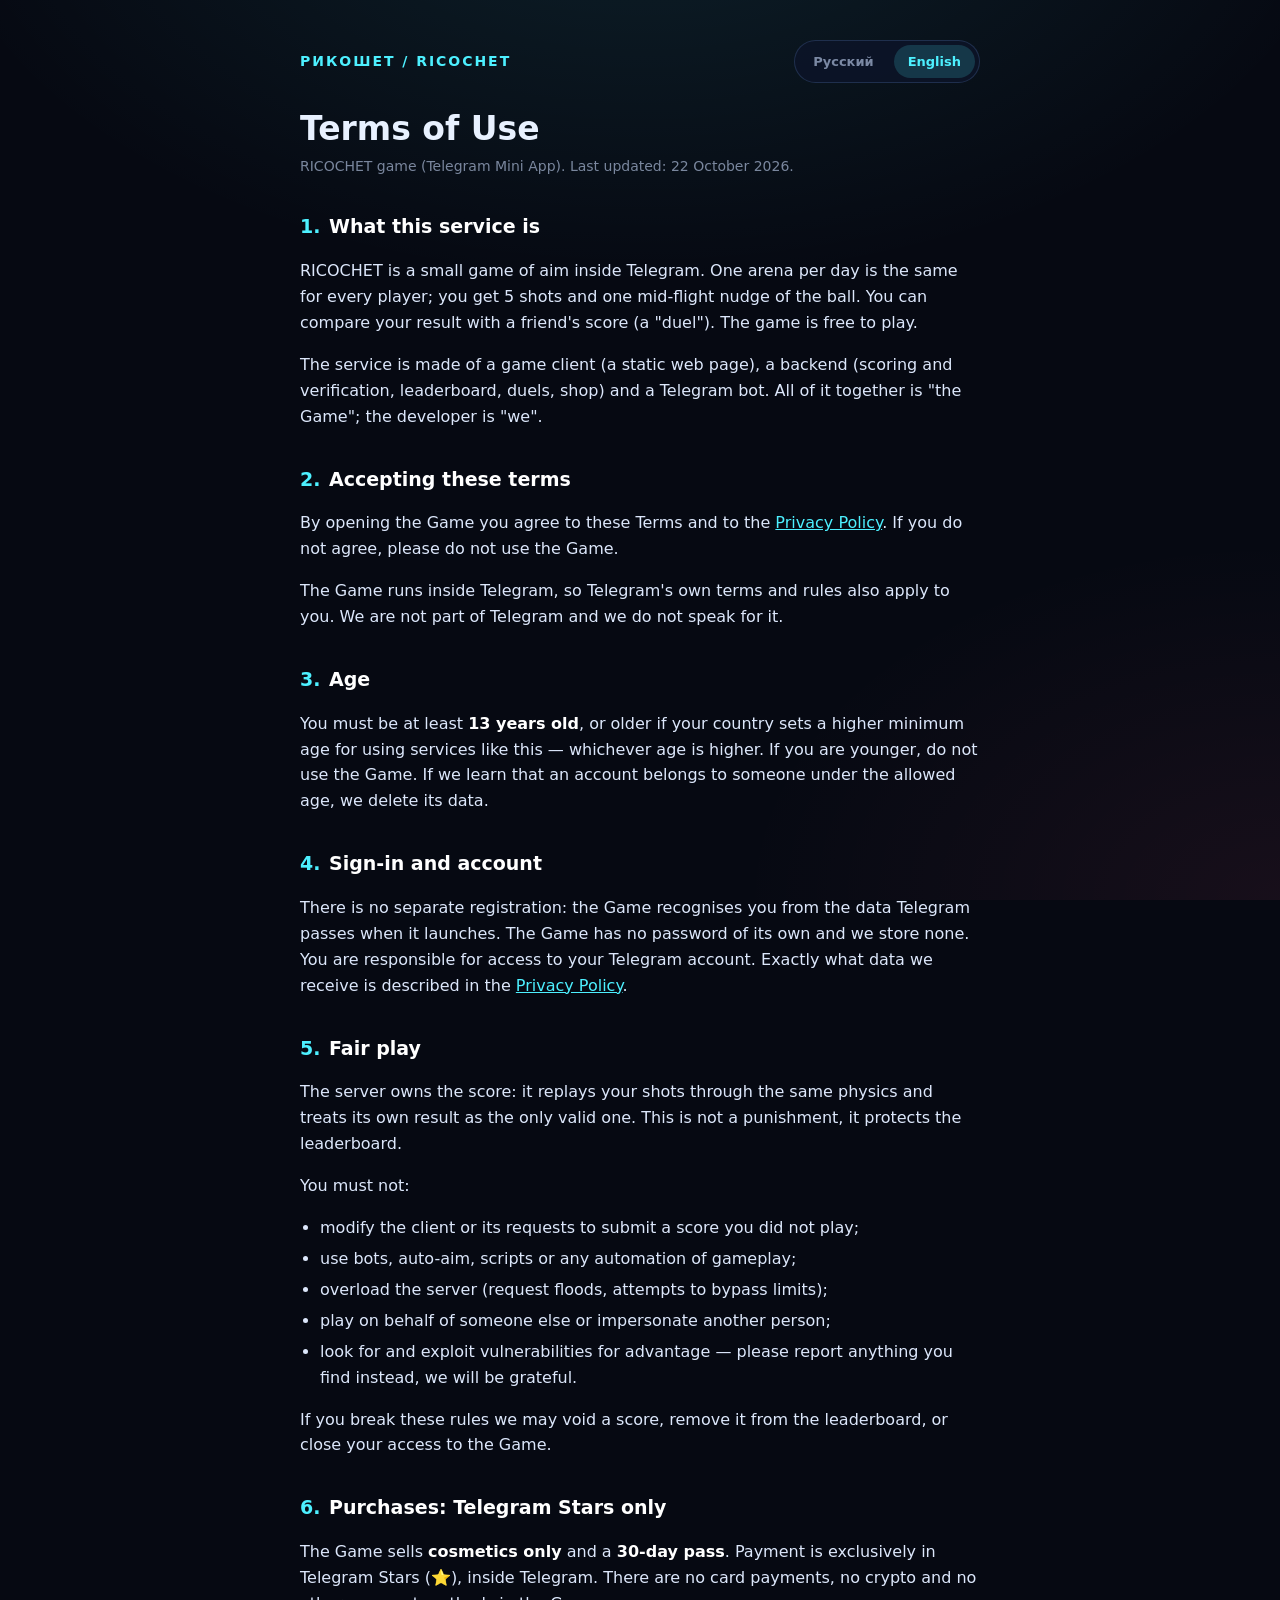
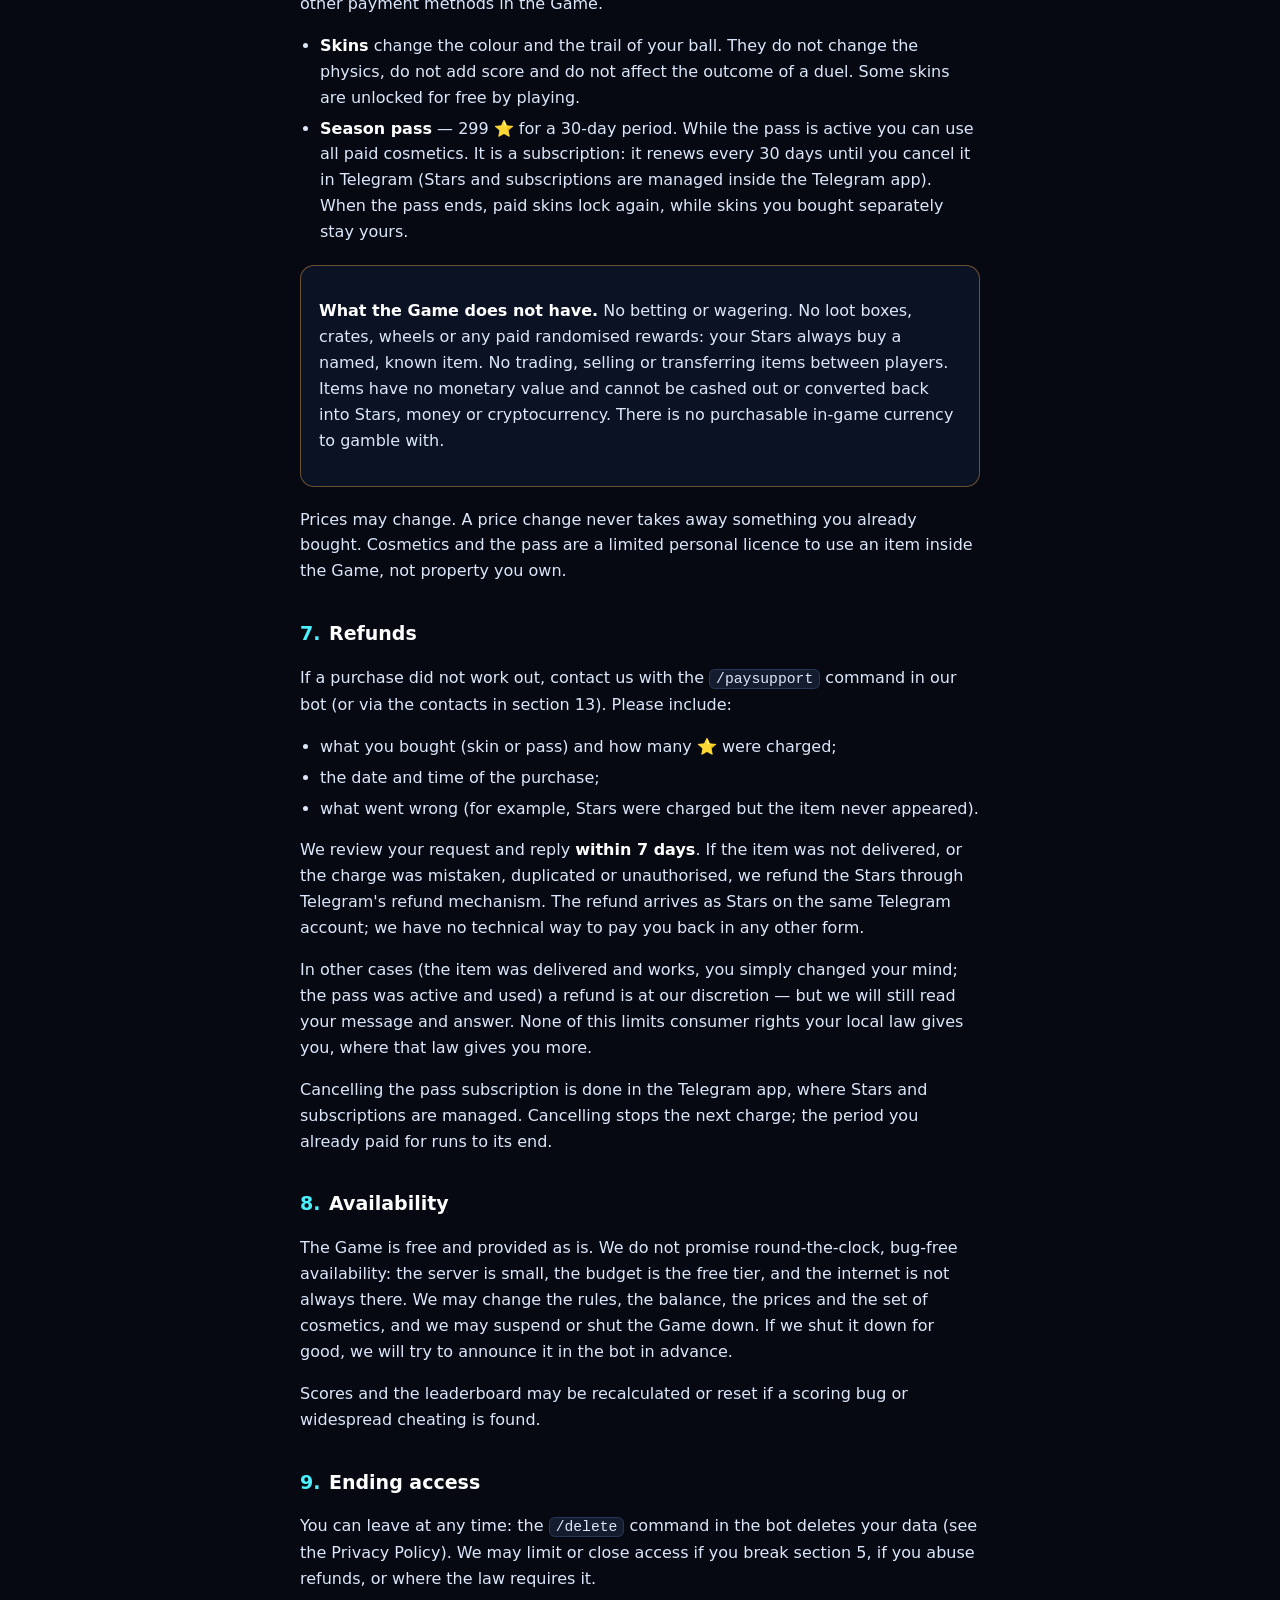
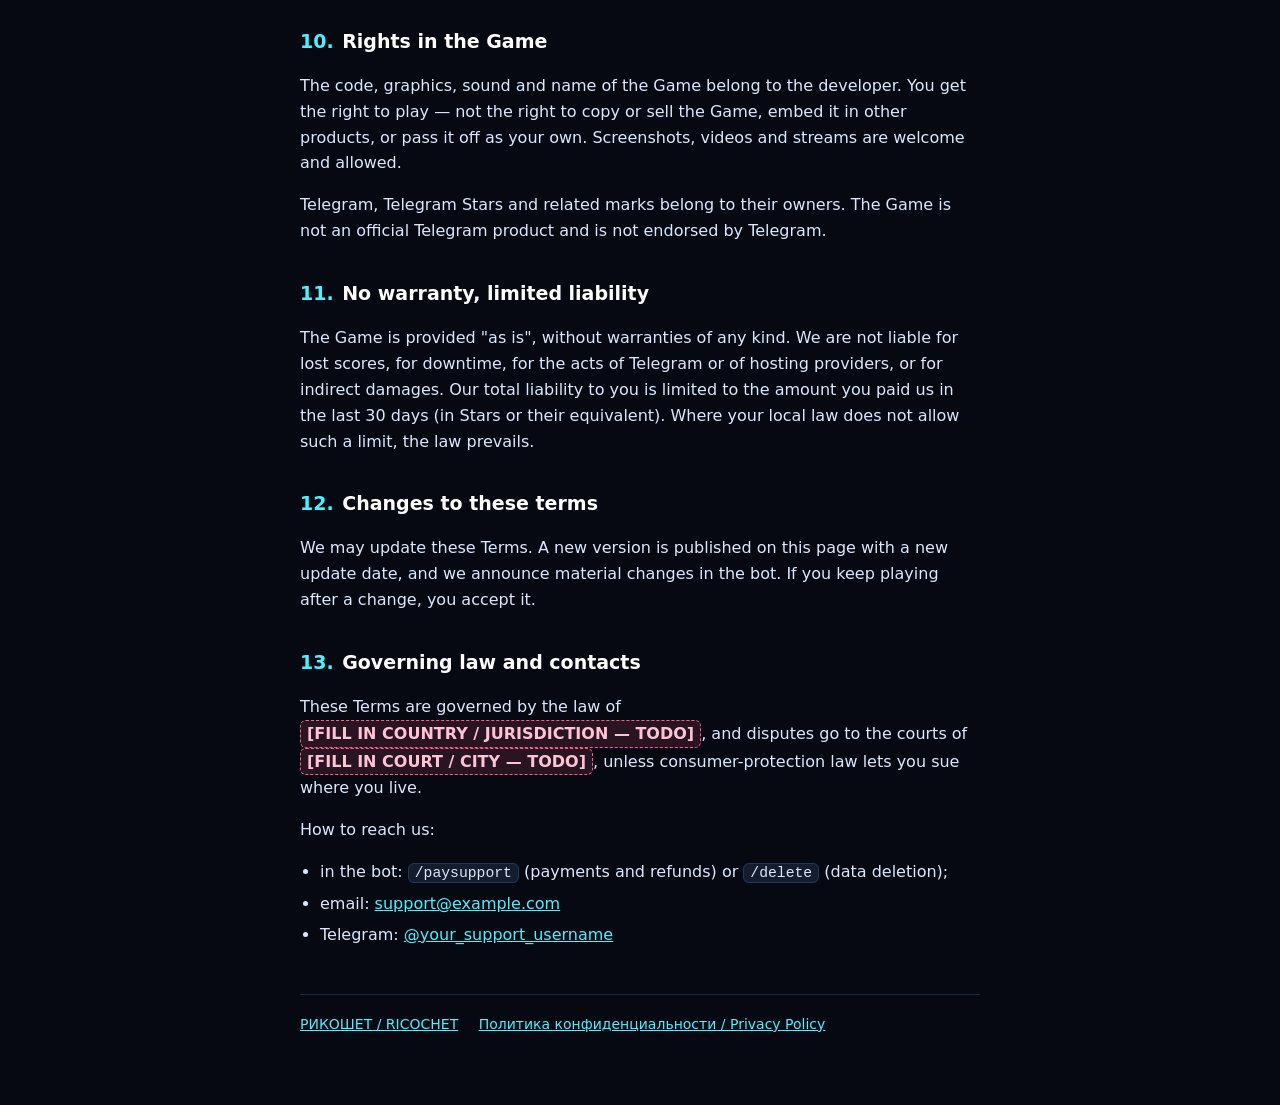
<file: terms.html>
<!DOCTYPE html>
<html lang="ru">
<head>
<meta charset="utf-8">
<meta name="viewport" content="width=device-width, initial-scale=1">
<meta name="theme-color" content="#060912">
<meta name="robots" content="index, follow">
<meta name="description" content="РИКОШЕТ — Условия использования / Terms of Use">
<title>РИКОШЕТ — Условия использования / Terms of Use</title>
<!-- Self-contained on purpose: no external CSS, no fonts, no scripts, no
     trackers. The page must open on a slow phone and must not call anyone. -->
<style>
:root{
  --bg:#060912; --ink:#e8f1ff; --dim:rgba(205,222,255,.58);
  --cyan:#4df0ff; --amber:#ffb347; --rose:#ff5c8a;
  --panel:rgba(12,20,40,.86); --edge:rgba(120,170,255,.18);
  --font:-apple-system,"SF Pro Text","Segoe UI",Roboto,system-ui,sans-serif;
}
*{box-sizing:border-box}
[hidden]{display:none !important}
html,body{margin:0;padding:0;background:var(--bg);color:var(--ink);font-family:var(--font)}
body{
  font-size:16px;line-height:1.62;
  background:
    radial-gradient(1200px 700px at 50% -15%, rgba(77,240,255,.10), transparent 60%),
    radial-gradient(900px 600px at 100% 100%, rgba(255,92,138,.07), transparent 60%),
    var(--bg);
  background-attachment:fixed;
  -webkit-text-size-adjust:100%;
}
.wrap{max-width:46rem;margin:0 auto;padding:clamp(18px,4vw,40px) clamp(16px,4vw,28px) 72px}
header.top{display:flex;flex-wrap:wrap;gap:12px;align-items:center;justify-content:space-between;margin-bottom:26px}
.brand{font-weight:700;letter-spacing:.14em;font-size:14px;color:var(--cyan);text-transform:uppercase}
.brand a{color:inherit;text-decoration:none}
.switch{display:flex;gap:6px;background:var(--panel);border:1px solid var(--edge);border-radius:999px;padding:4px}
button.lang{
  font:inherit;font-size:13px;font-weight:600;cursor:pointer;color:var(--dim);
  background:transparent;border:0;border-radius:999px;padding:6px 14px;
}
button.lang.on{background:rgba(77,240,255,.16);color:var(--cyan)}
h1{font-size:clamp(24px,5.4vw,33px);line-height:1.2;margin:0 0 6px}
.meta{color:var(--dim);font-size:14px;margin:0 0 30px}
h2{font-size:19px;margin:34px 0 10px;color:#fff}
h2 .num{color:var(--cyan);font-variant-numeric:tabular-nums;margin-right:.45em}
h3{font-size:16px;margin:22px 0 8px;color:var(--amber)}
p,li{color:#dce7fb}
ul{padding-left:1.25em}
li{margin:5px 0}
a{color:var(--cyan)}
a:hover{color:#fff}
strong{color:#fff}
code{
  font-family:ui-monospace,SFMono-Regular,Menlo,monospace;font-size:.92em;
  background:rgba(120,170,255,.12);border:1px solid var(--edge);border-radius:6px;padding:1px 6px;
}
.card{background:var(--panel);border:1px solid var(--edge);border-radius:14px;padding:16px 18px;margin:20px 0}
.card.warn{border-color:rgba(255,179,71,.4)}
.todo{
  display:inline-block;background:rgba(255,92,138,.14);border:1px dashed var(--rose);
  border-radius:6px;padding:0 6px;color:#ffc3d5;font-weight:600;
}
footer.bot{margin-top:46px;padding-top:18px;border-top:1px solid var(--edge);color:var(--dim);font-size:14px}
footer.bot a{margin-right:16px}
</style>
</head>
<body>
<div class="wrap">

<header class="top">
  <div class="brand"><a href="index.html">РИКОШЕТ / RICOCHET</a></div>
  <div class="switch" role="group" aria-label="Language">
    <button type="button" class="lang" data-set-lang="ru" aria-pressed="false">Русский</button>
    <button type="button" class="lang" data-set-lang="en" aria-pressed="false">English</button>
  </div>
</header>

<!-- ============================== РУССКИЙ ============================== -->
<!-- The Russian block is visible without JavaScript; the toggle only swaps. -->
<main data-lang="ru">
<h1>Условия использования</h1>
<p class="meta">Игра «РИКОШЕТ» (Telegram Mini App). Последнее обновление: 22 октября 2026 г.</p>

<h2><span class="num">1.</span>Что это за сервис</h2>
<p>«РИКОШЕТ» — небольшая игра на точность внутри Telegram. Одна арена в день
одинакова для всех игроков, у вас 5 выстрелов и один толчок мяча в полёте.
Результат можно сравнить со счётом друга («дуэль»). Игра бесплатная.</p>
<p>Сервис состоит из игрового клиента (статическая веб-страница), серверной
части (подсчёт и проверка результатов, таблица лидеров, дуэли, магазин) и
Telegram-бота. Далее всё это вместе — «Игра», а разработчик — «мы».</p>

<h2><span class="num">2.</span>Принятие условий</h2>
<p>Открывая Игру, вы соглашаетесь с этими Условиями и с
<a href="privacy.html">Политикой конфиденциальности</a>. Если вы не согласны —
просто не используйте Игру.</p>
<p>Игра работает внутри Telegram, поэтому к вам дополнительно применяются
правила и условия самого Telegram. Мы не являемся частью Telegram и не
выступаем от его имени.</p>

<h2><span class="num">3.</span>Возраст</h2>
<p>Играть можно с <strong>13 лет</strong>, а если в вашей стране минимальный
возраст для использования таких сервисов выше 13 лет — с этого более высокого
возраста. Если вам меньше, не используйте Игру. Узнав, что аккаунтом
пользуется человек младше допустимого возраста, мы удаляем его данные.</p>

<h2><span class="num">4.</span>Вход и аккаунт</h2>
<p>Отдельной регистрации нет: Игра узнаёт вас по данным, которые передаёт
Telegram при запуске. Пароля у Игры нет, и мы его не храним. Вы отвечаете за
доступ к своему аккаунту Telegram. Какие именно данные мы получаем, описано в
<a href="privacy.html">Политике конфиденциальности</a>.</p>

<h2><span class="num">5.</span>Честная игра</h2>
<p>Счёт считает сервер: он заново прогоняет ваши выстрелы в той же физике и
берёт свой результат как единственно верный. Это не наказание, а защита
таблицы лидеров.</p>
<p>Запрещено:</p>
<ul>
  <li>изменять клиент или запросы, чтобы отправить результат, которого не было;</li>
  <li>использовать ботов, автонаводку, скрипты и любую автоматизацию игры;</li>
  <li>нагружать сервер (массовые запросы, попытки обойти ограничения);</li>
  <li>играть за другого человека или выдавать себя за другого;</li>
  <li>искать и использовать уязвимости ради преимущества (о найденной
      уязвимости лучше написать нам — спасибо).</li>
</ul>
<p>За нарушение мы можем обнулить результат, убрать его из таблицы лидеров или
закрыть доступ к Игре.</p>

<h2><span class="num">6.</span>Покупки: только Telegram Stars</h2>
<p>В Игре продаётся <strong>только косметика</strong> и <strong>пропуск на 30
дней</strong>. Оплата — исключительно Telegram Stars (⭐), внутри Telegram.
Банковских карт, крипты и других способов оплаты в Игре нет.</p>
<ul>
  <li><strong>Скины</strong> — цвет и след мяча. Они не меняют физику, не дают
      очков, не влияют на исход дуэли. Часть скинов открывается бесплатно за
      игру.</li>
  <li><strong>Пропуск сезона</strong> — 299 ⭐ за период 30 дней. Пока пропуск
      активен, вам доступна вся платная косметика. Это подписка: она
      продлевается каждые 30 дней, пока вы не отмените её в Telegram
      (управление подписками и Stars находится в самом приложении Telegram).
      После окончания пропуска платные скины снова закрываются, а купленные
      отдельно — остаются.</li>
</ul>
<div class="card warn">
<p><strong>Чего в Игре нет.</strong> Нет ставок и пари. Нет лутбоксов,
«сундуков», рулеток и любых платных случайных награ&shy;д: за свои Stars вы
всегда получаете заранее названный предмет. Нет обмена, продажи и передачи
предметов между игроками. Предметы не имеют денежной стоимости, не выводятся
и не обмениваются обратно на Stars, деньги или криптовалюту. Нет внутриигровой
валюты, которую можно купить и потом потратить «на удачу».</p>
</div>
<p>Цены могут меняться. Уже купленное у вас не отнимут из-за новой цены.
Косметика и пропуск — это ограниченная личная лицензия на использование
предмета внутри Игры, а не ваша собственность.</p>

<h2><span class="num">7.</span>Возвраты</h2>
<p>Если покупка прошла не так, как ожидалось, напишите нам командой
<code>/paysupport</code> в нашем боте (или на контакты из раздела 13).
Укажите:</p>
<ul>
  <li>что покупали (скин или пропуск) и сколько ⭐ списалось;</li>
  <li>дату и время покупки;</li>
  <li>что пошло не так (например, Stars списались, а предмет не появился).</li>
</ul>
<p>Мы рассматриваем обращение и отвечаем <strong>в течение 7 дней</strong>.
Если предмет не был выдан, списание было ошибочным, двойным или
несанкционированным — мы возвращаем Stars через механизм возврата Telegram.
Возврат приходит в виде Stars на тот же аккаунт Telegram; вернуть деньги
каким-то другим способом мы технически не можем.</p>
<p>В остальных случаях (предмет выдан и работает, просто разонравился;
пропуск был активен и использовался) возврат остаётся на наше усмотрение, но
мы всё равно прочитаем обращение и ответим. Это не отменяет ваших прав
потребителя по закону вашей страны, если он даёт больше.</p>
<p>Отмена подписки на пропуск делается в приложении Telegram, в разделе
управления Stars и подписками. Отмена останавливает следующее списание;
оплаченный период доигрывается до конца.</p>

<h2><span class="num">8.</span>Доступность Игры</h2>
<p>Игра бесплатная и работает «как есть». Мы не обещаем, что она будет доступна
круглосуточно и без ошибок: сервер маленький, бюджет бесплатный, интернет не
всегда есть. Мы можем менять правила игры, баланс, цены, состав косметики,
а также приостановить или закрыть Игру. Если мы закрываем Игру окончательно,
мы постараемся предупредить об этом в боте заранее.</p>
<p>Результаты и таблица лидеров могут быть пересчитаны или сброшены, если
обнаружится ошибка в подсчёте или массовое мошенничество.</p>

<h2><span class="num">9.</span>Прекращение доступа</h2>
<p>Вы можете уйти в любой момент: команда <code>/delete</code> в боте удаляет
ваши данные (см. Политику конфиденциальности). Мы можем ограничить или закрыть
доступ при нарушении раздела 5, при злоупотреблении возвратами или по
требованию закона.</p>

<h2><span class="num">10.</span>Права на Игру</h2>
<p>Код, графика, звук и название Игры принадлежат разработчику. Вы получаете
право играть — не право копировать, продавать, встраивать Игру в другие
продукты или выдавать её за свою. Скриншоты, видео и стримы — пожалуйста, это
разрешено.</p>
<p>Telegram, Telegram Stars и связанные знаки принадлежат их владельцам. Игра
не является официальным продуктом Telegram и не одобрена им.</p>

<h2><span class="num">11.</span>Отказ от гарантий и ограничение ответственности</h2>
<p>Игра предоставляется «как есть», без гарантий любого рода. Мы не отвечаем за
потерю результатов, за недоступность сервиса, за действия Telegram или
хостинг-провайдеров и за косвенные убытки. Наша общая ответственность перед
вами ограничена суммой, которую вы заплатили нам за последние 30 дней (в
Stars или их эквиваленте). Там, где закон вашей страны не допускает такого
ограничения, применяется закон.</p>

<h2><span class="num">12.</span>Изменения условий</h2>
<p>Мы можем обновлять эти Условия. Новая версия публикуется на этой странице с
новой датой обновления, а о существенных изменениях мы сообщаем в боте. Если
после изменения вы продолжаете играть, значит, вы с ним согласны.</p>

<h2><span class="num">13.</span>Применимое право и контакты</h2>
<p>Эти Условия регулируются правом
<span class="todo">[УКАЖИТЕ СТРАНУ/ЮРИСДИКЦИЮ — TODO]</span><!-- TODO: owner must replace -->,
споры рассматриваются судами
<span class="todo">[УКАЖИТЕ СУД/ГОРОД — TODO]</span><!-- TODO: owner must replace -->,
если закон о защите прав потребителей не даёт вам права обратиться в суд по
месту жительства.</p>
<p>Связаться с нами:</p>
<ul>
  <li>в боте: команда <code>/paysupport</code> (оплата и возвраты) или
      <code>/delete</code> (удаление данных);</li>
  <li>почта: <a href="mailto:support@example.com">support@example.com</a><!-- TODO: owner must replace --></li>
  <li>Telegram: <a href="https://t.me/your_support_username">@your_support_username</a><!-- TODO: owner must replace --></li>
</ul>
</main>

<!-- ============================== ENGLISH ============================== -->
<main data-lang="en" hidden>
<h1>Terms of Use</h1>
<p class="meta">RICOCHET game (Telegram Mini App). Last updated: 22 October 2026.</p>

<h2><span class="num">1.</span>What this service is</h2>
<p>RICOCHET is a small game of aim inside Telegram. One arena per day is the
same for every player; you get 5 shots and one mid-flight nudge of the ball.
You can compare your result with a friend's score (a "duel"). The game is
free to play.</p>
<p>The service is made of a game client (a static web page), a backend
(scoring and verification, leaderboard, duels, shop) and a Telegram bot. All of
it together is "the Game"; the developer is "we".</p>

<h2><span class="num">2.</span>Accepting these terms</h2>
<p>By opening the Game you agree to these Terms and to the
<a href="privacy.html">Privacy Policy</a>. If you do not agree, please do not
use the Game.</p>
<p>The Game runs inside Telegram, so Telegram's own terms and rules also apply
to you. We are not part of Telegram and we do not speak for it.</p>

<h2><span class="num">3.</span>Age</h2>
<p>You must be at least <strong>13 years old</strong>, or older if your country
sets a higher minimum age for using services like this — whichever age is
higher. If you are younger, do not use the Game. If we learn that an account
belongs to someone under the allowed age, we delete its data.</p>

<h2><span class="num">4.</span>Sign-in and account</h2>
<p>There is no separate registration: the Game recognises you from the data
Telegram passes when it launches. The Game has no password of its own and we
store none. You are responsible for access to your Telegram account. Exactly
what data we receive is described in the
<a href="privacy.html">Privacy Policy</a>.</p>

<h2><span class="num">5.</span>Fair play</h2>
<p>The server owns the score: it replays your shots through the same physics
and treats its own result as the only valid one. This is not a punishment, it
protects the leaderboard.</p>
<p>You must not:</p>
<ul>
  <li>modify the client or its requests to submit a score you did not play;</li>
  <li>use bots, auto-aim, scripts or any automation of gameplay;</li>
  <li>overload the server (request floods, attempts to bypass limits);</li>
  <li>play on behalf of someone else or impersonate another person;</li>
  <li>look for and exploit vulnerabilities for advantage — please report
      anything you find instead, we will be grateful.</li>
</ul>
<p>If you break these rules we may void a score, remove it from the
leaderboard, or close your access to the Game.</p>

<h2><span class="num">6.</span>Purchases: Telegram Stars only</h2>
<p>The Game sells <strong>cosmetics only</strong> and a <strong>30-day
pass</strong>. Payment is exclusively in Telegram Stars (⭐), inside Telegram.
There are no card payments, no crypto and no other payment methods in the
Game.</p>
<ul>
  <li><strong>Skins</strong> change the colour and the trail of your ball. They
      do not change the physics, do not add score and do not affect the outcome
      of a duel. Some skins are unlocked for free by playing.</li>
  <li><strong>Season pass</strong> — 299 ⭐ for a 30-day period. While the pass
      is active you can use all paid cosmetics. It is a subscription: it renews
      every 30 days until you cancel it in Telegram (Stars and subscriptions
      are managed inside the Telegram app). When the pass ends, paid skins lock
      again, while skins you bought separately stay yours.</li>
</ul>
<div class="card warn">
<p><strong>What the Game does not have.</strong> No betting or wagering. No
loot boxes, crates, wheels or any paid randomised rewards: your Stars always
buy a named, known item. No trading, selling or transferring items between
players. Items have no monetary value and cannot be cashed out or converted
back into Stars, money or cryptocurrency. There is no purchasable in-game
currency to gamble with.</p>
</div>
<p>Prices may change. A price change never takes away something you already
bought. Cosmetics and the pass are a limited personal licence to use an item
inside the Game, not property you own.</p>

<h2><span class="num">7.</span>Refunds</h2>
<p>If a purchase did not work out, contact us with the
<code>/paysupport</code> command in our bot (or via the contacts in section
13). Please include:</p>
<ul>
  <li>what you bought (skin or pass) and how many ⭐ were charged;</li>
  <li>the date and time of the purchase;</li>
  <li>what went wrong (for example, Stars were charged but the item never
      appeared).</li>
</ul>
<p>We review your request and reply <strong>within 7 days</strong>. If the item
was not delivered, or the charge was mistaken, duplicated or unauthorised, we
refund the Stars through Telegram's refund mechanism. The refund arrives as
Stars on the same Telegram account; we have no technical way to pay you back
in any other form.</p>
<p>In other cases (the item was delivered and works, you simply changed your
mind; the pass was active and used) a refund is at our discretion — but we
will still read your message and answer. None of this limits consumer rights
your local law gives you, where that law gives you more.</p>
<p>Cancelling the pass subscription is done in the Telegram app, where Stars
and subscriptions are managed. Cancelling stops the next charge; the period you
already paid for runs to its end.</p>

<h2><span class="num">8.</span>Availability</h2>
<p>The Game is free and provided as is. We do not promise round-the-clock,
bug-free availability: the server is small, the budget is the free tier, and
the internet is not always there. We may change the rules, the balance, the
prices and the set of cosmetics, and we may suspend or shut the Game down. If
we shut it down for good, we will try to announce it in the bot in advance.</p>
<p>Scores and the leaderboard may be recalculated or reset if a scoring bug or
widespread cheating is found.</p>

<h2><span class="num">9.</span>Ending access</h2>
<p>You can leave at any time: the <code>/delete</code> command in the bot
deletes your data (see the Privacy Policy). We may limit or close access if you
break section 5, if you abuse refunds, or where the law requires it.</p>

<h2><span class="num">10.</span>Rights in the Game</h2>
<p>The code, graphics, sound and name of the Game belong to the developer. You
get the right to play — not the right to copy or sell the Game, embed it in
other products, or pass it off as your own. Screenshots, videos and streams are
welcome and allowed.</p>
<p>Telegram, Telegram Stars and related marks belong to their owners. The Game
is not an official Telegram product and is not endorsed by Telegram.</p>

<h2><span class="num">11.</span>No warranty, limited liability</h2>
<p>The Game is provided "as is", without warranties of any kind. We are not
liable for lost scores, for downtime, for the acts of Telegram or of hosting
providers, or for indirect damages. Our total liability to you is limited to
the amount you paid us in the last 30 days (in Stars or their equivalent).
Where your local law does not allow such a limit, the law prevails.</p>

<h2><span class="num">12.</span>Changes to these terms</h2>
<p>We may update these Terms. A new version is published on this page with a
new update date, and we announce material changes in the bot. If you keep
playing after a change, you accept it.</p>

<h2><span class="num">13.</span>Governing law and contacts</h2>
<p>These Terms are governed by the law of
<span class="todo">[FILL IN COUNTRY / JURISDICTION — TODO]</span><!-- TODO: owner must replace -->,
and disputes go to the courts of
<span class="todo">[FILL IN COURT / CITY — TODO]</span><!-- TODO: owner must replace -->,
unless consumer-protection law lets you sue where you live.</p>
<p>How to reach us:</p>
<ul>
  <li>in the bot: <code>/paysupport</code> (payments and refunds) or
      <code>/delete</code> (data deletion);</li>
  <li>email: <a href="mailto:support@example.com">support@example.com</a><!-- TODO: owner must replace --></li>
  <li>Telegram: <a href="https://t.me/your_support_username">@your_support_username</a><!-- TODO: owner must replace --></li>
</ul>
</main>

<footer class="bot">
  <a href="index.html">РИКОШЕТ / RICOCHET</a>
  <a href="privacy.html">Политика конфиденциальности / Privacy Policy</a>
</footer>

</div>
<script>
/* Language toggle. No libraries, no storage, no network: the choice comes from
   ?lang= if present, otherwise from the browser language. */
(function () {
  var btns = document.querySelectorAll('[data-set-lang]');
  var blocks = document.querySelectorAll('[data-lang]');
  function apply(lang) {
    var i;
    document.documentElement.lang = lang;
    for (i = 0; i < blocks.length; i++) {
      blocks[i].hidden = blocks[i].getAttribute('data-lang') !== lang;
    }
    for (i = 0; i < btns.length; i++) {
      var on = btns[i].getAttribute('data-set-lang') === lang;
      btns[i].className = on ? 'lang on' : 'lang';
      btns[i].setAttribute('aria-pressed', on ? 'true' : 'false');
    }
  }
  function initial() {
    var m = /[?&]lang=(ru|en)/i.exec(location.search);
    if (m) return m[1].toLowerCase();
    var n = (navigator.language || 'en').toLowerCase();
    return n.indexOf('ru') === 0 ? 'ru' : 'en';
  }
  for (var k = 0; k < btns.length; k++) {
    btns[k].onclick = function () { apply(this.getAttribute('data-set-lang')); };
  }
  apply(initial());
})();
</script>
</body>
</html>
</file>
<file: client/css/app.css>
/* РИКОШЕТ — UI shell.
   --app-h is set from Telegram's viewportStableHeight, never 100vh: inside the
   Telegram WebView the viewport unit includes browser chrome that is not there,
   which leaves the bottom of the game under the screen edge.

   Art direction: cold vacuum, one accent. Everything that glows cyan is
   energy you control; amber is stored energy the board gives back; the
   opponent is a desaturated steel ghost that can never be mistaken for you.
   Only transform and opacity are animated — a mid-range Android inside the
   Telegram WebView drops frames on anything that touches layout. */
:root {
  /* viewport (set from JS, see app.js applyViewport) */
  --app-h: 100%;
  --sa-top: 0px;
  --sa-bottom: 0px;

  /* ---- palette: the same numbers the canvas renderer uses ---- */
  --void: #03050c;
  --deep: #070c1a;
  --deep-2: #0b1430;
  --panel: rgba(11, 19, 40, 0.82);
  --panel-hi: rgba(26, 42, 78, 0.72);
  --line: rgba(118, 160, 230, 0.16);
  --line-hi: rgba(140, 200, 255, 0.42);

  --ink: #dbe8ff;
  --dim: rgba(196, 215, 250, 0.52);
  --faint: rgba(196, 215, 250, 0.3);

  --accent: #5be9ff;          /* the one accent */
  --accent-deep: #1b6fd6;
  --accent-ink: #0a2238;
  --amber: #ffb347;
  --rose: #ff5c8a;
  --mint: #6effa8;
  --ghost: #9bb0d4;

  /* ---- type scale ---- */
  --t-micro: 10px;
  --t-small: 12px;
  --t-body: 14px;
  --t-lead: 16px;
  --t-sub: 19px;
  --t-title: 26px;
  --t-display: 34px;
  --t-hero: 44px;

  /* ---- rhythm ---- */
  --r-sm: 10px;
  --r-md: 14px;
  --r-lg: 20px;
  --r-pill: 999px;
  --gap: 12px;

  --ease-out: cubic-bezier(0.16, 0.84, 0.36, 1);
  --ease-spring: cubic-bezier(0.2, 0.9, 0.3, 1.45);

  --font: -apple-system, "SF Pro Text", "Segoe UI", Roboto, system-ui, sans-serif;
}

* { box-sizing: border-box; -webkit-tap-highlight-color: transparent; }

html, body {
  margin: 0; padding: 0;
  background: var(--void);
  color: var(--ink);
  font-family: var(--font);
  overflow: hidden;
  overscroll-behavior: none;
  touch-action: none;
  user-select: none;
  -webkit-user-select: none;
  font-synthesis: none;
}

#app {
  position: relative;
  width: 100%;
  height: var(--app-h);
  overflow: hidden;
  isolation: isolate;
}

#stage {
  position: absolute;
  inset: 0;
  width: 100%;
  height: 100%;
  display: block;
  touch-action: none;
}

/* ------------------------------------------------------------ layers */
.layer { position: absolute; inset: 0; pointer-events: none; }

.layer.screen {
  pointer-events: auto;
  display: flex;
  flex-direction: column;
  align-items: center;
  justify-content: center;
  gap: var(--gap);
  padding: calc(var(--sa-top) + 20px) 20px calc(var(--sa-bottom) + 20px);
  /* a flat painted scrim: backdrop-filter over a full screen is the single
     most expensive thing you can ask a cheap Android compositor for */
  background:
    radial-gradient(130% 70% at 50% -10%, rgba(32, 72, 150, 0.45), transparent 62%),
    radial-gradient(90% 60% at 50% 115%, rgba(14, 40, 92, 0.4), transparent 60%),
    linear-gradient(180deg, rgba(5, 9, 20, 0.9), rgba(3, 5, 12, 0.97));
  overflow-y: auto;
  will-change: transform, opacity;
}

.hidden { display: none !important; }

/* ---- screen choreography: nothing in this game is an instant swap ---- */
.layer.screen.entering { animation: screenIn 0.3s var(--ease-out) both; }
.layer.screen.leaving { animation: screenOut 0.18s ease-in both; pointer-events: none; }

@keyframes screenIn {
  from { opacity: 0; transform: scale(0.985); }
  to   { opacity: 1; transform: none; }
}
@keyframes screenOut {
  from { opacity: 1; transform: none; }
  to   { opacity: 0; transform: scale(1.015); }
}

/* staggered entrance; works for every screen because the order of children
   is already the reading order */
.layer.screen.entering > * { animation: riseIn 0.42s var(--ease-out) both; }
.layer.screen.entering > *:nth-child(1) { animation-delay: 0.03s; }
.layer.screen.entering > *:nth-child(2) { animation-delay: 0.09s; }
.layer.screen.entering > *:nth-child(3) { animation-delay: 0.15s; }
.layer.screen.entering > *:nth-child(4) { animation-delay: 0.21s; }
.layer.screen.entering > *:nth-child(5) { animation-delay: 0.27s; }
.layer.screen.entering > *:nth-child(6) { animation-delay: 0.33s; }

@keyframes riseIn {
  from { opacity: 0; transform: translate3d(0, 14px, 0); }
  to   { opacity: 1; transform: none; }
}

#hud.entering { animation: hudIn 0.32s var(--ease-out) both; }
@keyframes hudIn {
  from { opacity: 0; transform: translate3d(0, -8px, 0); }
  to   { opacity: 1; transform: none; }
}

/* ------------------------------------------------------------ brand */
.brand { text-align: center; display: flex; flex-direction: column; align-items: center; }

.logo {
  display: block;
  width: 92px; height: 92px;
  margin: 0 auto;
}
.logo.big { width: 124px; height: 124px; }

.brand h1 {
  margin: 14px 0 4px;
  font-size: var(--t-display);
  letter-spacing: 0.26em;
  text-indent: 0.26em;          /* tracking adds a phantom space on the right */
  font-weight: 800;
  line-height: 1;
  background: linear-gradient(180deg, #ffffff 0%, #b9e9ff 48%, #3f9fe8 100%);
  -webkit-background-clip: text;
  background-clip: text;
  color: transparent;
}
.tagline {
  margin: 0;
  font-size: var(--t-small);
  color: var(--dim);
  letter-spacing: 0.1em;
}

/* ------------------------------------------------------------ buttons */
.btn {
  position: relative;
  appearance: none;
  border: 1px solid var(--line);
  background: linear-gradient(180deg, rgba(60, 110, 200, 0.26), rgba(16, 34, 72, 0.5));
  color: var(--ink);
  font: 600 var(--t-lead)/1 var(--font);
  letter-spacing: 0.02em;
  padding: 15px 22px;
  border-radius: var(--r-md);
  min-width: 220px;
  min-height: 52px;
  overflow: hidden;
  /* the spring is in the transition, so the finger-up is what pops */
  transition: transform 0.16s var(--ease-spring), filter 0.14s ease, box-shadow 0.2s ease;
}
.btn::before {
  content: '';
  position: absolute; inset: 0 0 auto 0; height: 50%;
  background: linear-gradient(180deg, rgba(255, 255, 255, 0.1), transparent);
  pointer-events: none;
}
.btn:active { transform: scale(0.955); filter: brightness(1.18); }

.btn.big {
  font-size: var(--t-sub);
  font-weight: 700;
  padding: 18px 26px;
  letter-spacing: 0.04em;
  background: linear-gradient(180deg, #3aa6ff, var(--accent-deep));
  border-color: rgba(170, 228, 255, 0.5);
  box-shadow: 0 10px 30px -8px rgba(40, 140, 240, 0.65), 0 0 0 1px rgba(10, 30, 60, 0.4);
  color: #f2fbff;
}
.btn.big:active { box-shadow: 0 4px 14px -6px rgba(40, 140, 240, 0.7); }

.btn.ghost {
  background: rgba(130, 170, 240, 0.07);
  color: var(--dim);
  font-weight: 600;
}
.btn.ghost:active { color: var(--ink); }

.btn.small { min-width: 96px; min-height: 44px; padding: 12px 16px; font-size: var(--t-body); }
.btn.wide { min-width: 264px; }
.btn:disabled { opacity: 0.42; transform: none; filter: none; }

.row { display: flex; gap: 10px; width: 100%; }
.row .btn { min-width: 0; flex: 1; }

.chip {
  appearance: none;
  border: 1px solid var(--line);
  background: rgba(130, 170, 240, 0.06);
  color: var(--dim);
  font: 600 var(--t-small)/1 var(--font);
  letter-spacing: 0.04em;
  padding: 11px 15px;
  border-radius: var(--r-pill);
  min-height: 40px;
  transition: transform 0.16s var(--ease-spring), color 0.15s;
}
.chip:active { transform: scale(0.93); color: var(--ink); }

.menu-foot { display: flex; gap: 8px; margin-top: 2px; }
.menu-buttons { display: flex; flex-direction: column; gap: 10px; width: 100%; max-width: 320px; }
.menu-stats {
  display: flex; gap: 14px; justify-content: center;
  width: 100%; max-width: 320px;
}
.menu-stats > div {
  flex: 1;
  padding: 12px 10px;
  border: 1px solid var(--line);
  border-radius: var(--r-md);
  background: var(--panel);
  text-align: center;
}
.menu-stats b {
  display: block;
  font-size: var(--t-sub);
  color: var(--ink);
  font-weight: 800;
  font-variant-numeric: tabular-nums;
  letter-spacing: 0.02em;
}
.menu-stats i {
  font-style: normal;
  font-size: var(--t-micro);
  color: var(--faint);
  letter-spacing: 0.1em;
  text-transform: uppercase;
}

/* ------------------------------------------------------------ hud */
.hud-top {
  position: absolute;
  top: calc(var(--sa-top) + 10px);
  left: 0; right: 0;
  display: flex; align-items: flex-start; justify-content: space-between;
  padding: 0 16px;
  gap: 10px;
}
.hud-score { min-width: 78px; }
.hud-score.right { text-align: right; }
.hud-label {
  font-size: var(--t-micro);
  letter-spacing: 0.16em;
  text-transform: uppercase;
  color: var(--faint);
}
.hud-value {
  font-size: var(--t-title);
  font-weight: 800;
  line-height: 1.05;
  letter-spacing: -0.01em;
  color: #f0f8ff;
  text-shadow: 0 0 18px rgba(91, 233, 255, 0.45);
  font-variant-numeric: tabular-nums;
  transform-origin: left center;
}
.hud-score.right .hud-value { transform-origin: right center; }
.hud-value.bump { animation: scoreBump 0.3s var(--ease-spring); }
@keyframes scoreBump {
  0% { transform: scale(1); }
  40% { transform: scale(1.16); }
  100% { transform: scale(1); }
}
.hud-value.ghost { color: var(--ghost); text-shadow: 0 0 16px rgba(155, 176, 212, 0.3); }

.hud-mid { text-align: center; flex: 1; padding-top: 2px; }
.shot-dots { display: flex; gap: 6px; justify-content: center; }
.shot-dots i {
  width: 9px; height: 9px; border-radius: 50%;
  background: rgba(150, 185, 240, 0.14);
  border: 1px solid rgba(150, 190, 245, 0.3);
  transition: background 0.25s, box-shadow 0.25s, transform 0.25s var(--ease-spring);
}
.shot-dots i.live {
  background: var(--accent);
  border-color: rgba(190, 245, 255, 0.8);
  box-shadow: 0 0 10px rgba(91, 233, 255, 0.8);
}
.shot-dots i.spent { transform: scale(0.72); }
.hud-targets {
  margin-top: 7px;
  font-size: var(--t-small);
  color: var(--dim);
  font-variant-numeric: tabular-nums;
  letter-spacing: 0.06em;
}
.hud-targets .slash { opacity: 0.35; margin: 0 3px; }

.hud-hint {
  position: absolute;
  bottom: calc(var(--sa-bottom) + 16px);
  left: 0; right: 0;
  text-align: center;
  font-size: var(--t-body);
  color: var(--dim);
  letter-spacing: 0.02em;
  padding: 0 24px;
  transition: opacity 0.3s;
}
.hud-hint.pulse { color: var(--accent); animation: hintPulse 1.2s ease-in-out infinite; }
@keyframes hintPulse { 0%, 100% { opacity: 0.5; } 50% { opacity: 1; } }

/* ------------------------------------------------------------ result */
.res-verdict {
  font-size: var(--t-display);
  font-weight: 800;
  letter-spacing: 0.18em;
  text-indent: 0.18em;
  line-height: 1.1;
  text-align: center;
}
.res-verdict.win { color: var(--mint); text-shadow: 0 0 28px rgba(110, 255, 168, 0.45); }
.res-verdict.lose { color: var(--rose); text-shadow: 0 0 26px rgba(255, 92, 138, 0.35); }

.res-scores { display: flex; align-items: center; justify-content: center; gap: 20px; }
.res-col { text-align: center; min-width: 96px; }
.res-col i {
  display: block; font-style: normal;
  font-size: var(--t-micro); color: var(--faint);
  letter-spacing: 0.12em; text-transform: uppercase;
  margin-bottom: 4px;
}
.res-col b {
  font-size: var(--t-hero);
  font-weight: 800;
  line-height: 1;
  font-variant-numeric: tabular-nums;
  letter-spacing: -0.02em;
  text-shadow: 0 0 26px rgba(91, 233, 255, 0.3);
}
.res-col b.ghost { color: var(--ghost); text-shadow: none; }
.res-vs {
  font-size: var(--t-micro);
  color: var(--faint);
  letter-spacing: 0.14em;
  text-transform: uppercase;
}
.res-meta {
  font-size: var(--t-small);
  color: var(--dim);
  text-align: center;
  min-height: 18px;
  letter-spacing: 0.04em;
}
.res-buttons { display: flex; flex-direction: column; gap: 10px; width: 100%; max-width: 320px; margin-top: 2px; }

/* ------------------------------------------------------------ lists */
h2 {
  font-size: var(--t-sub);
  font-weight: 700;
  letter-spacing: 0.14em;
  text-indent: 0.14em;
  margin: 0;
  color: var(--ink);
}
.tabs { display: flex; gap: 8px; }
.tab {
  appearance: none; border: 1px solid var(--line);
  background: rgba(130, 170, 240, 0.05);
  color: var(--dim); font: 600 var(--t-small)/1 var(--font);
  letter-spacing: 0.04em;
  padding: 11px 18px; border-radius: var(--r-pill); min-height: 40px;
  transition: transform 0.16s var(--ease-spring), background 0.2s, color 0.2s;
}
.tab:active { transform: scale(0.94); }
.tab.active {
  background: linear-gradient(180deg, rgba(58, 166, 255, 0.3), rgba(27, 111, 214, 0.22));
  color: #f0f8ff;
  border-color: var(--line-hi);
}

.list { width: 100%; max-width: 360px; display: flex; flex-direction: column; gap: 6px; }
.lrow {
  display: flex; align-items: center; gap: 12px;
  padding: 12px 14px;
  background: var(--panel);
  border: 1px solid var(--line);
  border-radius: var(--r-md);
  font-size: var(--t-body);
}
.lrow .rank { width: 26px; color: var(--faint); font-variant-numeric: tabular-nums; font-weight: 700; }
.lrow .name { flex: 1; overflow: hidden; text-overflow: ellipsis; white-space: nowrap; }
.lrow .pts { font-weight: 700; font-variant-numeric: tabular-nums; }
.lrow.me { border-color: rgba(91, 233, 255, 0.45); background: var(--panel-hi); }
.lrow.top .rank { color: var(--amber); }
.empty { color: var(--dim); font-size: var(--t-body); text-align: center; padding: 24px; }

/* ------------------------------------------------------------ shop */
.pass {
  width: 100%; max-width: 360px;
  display: flex; align-items: center; justify-content: space-between; gap: 12px;
  padding: 14px 16px;
  border-radius: var(--r-md);
  border: 1px solid rgba(255, 190, 90, 0.3);
  background: linear-gradient(180deg, rgba(255, 178, 68, 0.16), rgba(44, 24, 4, 0.34));
}
.pass b { display: block; font-size: var(--t-body); font-weight: 700; }
.pass i { font-style: normal; font-size: var(--t-micro); color: var(--dim); letter-spacing: 0.04em; }

.grid {
  width: 100%; max-width: 360px;
  display: grid; grid-template-columns: repeat(3, 1fr); gap: 8px;
}
.skin {
  border: 1px solid var(--line);
  background: var(--panel);
  border-radius: var(--r-md);
  padding: 12px 6px 8px;
  text-align: center;
  font-size: 11px;
  transition: border-color 0.2s, transform 0.16s var(--ease-spring);
}
.skin .orb {
  width: 38px; height: 38px; margin: 0 auto 8px;
  border-radius: 50%;
  position: relative;
}
.skin .nm { display: block; color: var(--ink); font-weight: 600; margin-bottom: 3px; }
.skin .pr { color: var(--faint); font-size: var(--t-micro); letter-spacing: 0.04em; }
.skin.on { border-color: rgba(91, 233, 255, 0.55); background: var(--panel-hi); }
.skin.on .orb::after {
  content: '';
  position: absolute; inset: -5px;
  border-radius: 50%;
  border: 1px solid rgba(91, 233, 255, 0.55);
}
.skin.locked { opacity: 0.55; }
.skin button {
  appearance: none; border: 0; border-radius: var(--r-sm);
  background: rgba(58, 166, 255, 0.26); color: var(--ink);
  font: 600 11px/1 var(--font); padding: 8px; width: 100%; margin-top: 6px;
  min-height: 32px;
  transition: transform 0.16s var(--ease-spring), background 0.2s;
}
.skin button:active { transform: scale(0.94); }
.skin button:disabled { opacity: 0.45; background: rgba(140, 175, 235, 0.1); }

/* ------------------------------------------------------------ how */
.how-list { max-width: 340px; margin: 0; padding: 0; list-style: none; }
.how-list li {
  position: relative;
  font-size: var(--t-body);
  line-height: 1.5;
  margin-bottom: 14px;
  padding-left: 34px;
  color: rgba(224, 236, 255, 0.86);
  counter-increment: howstep;
}
.how-list li::before {
  content: counter(howstep);
  position: absolute; left: 0; top: 0;
  width: 22px; height: 22px;
  border-radius: 50%;
  border: 1px solid rgba(91, 233, 255, 0.45);
  color: var(--accent);
  font-size: var(--t-micro);
  font-weight: 700;
  display: flex; align-items: center; justify-content: center;
}
.how-list { counter-reset: howstep; }

/* ------------------------------------------------------------ boot */
#boot { gap: 0; justify-content: center; }
.boot-text {
  font-size: var(--t-sub);
  letter-spacing: 0.42em;
  text-indent: 0.42em;
  font-weight: 700;
  margin-top: 20px;
  color: #e6f4ff;
}
.boot-sub {
  margin-top: 8px;
  font-size: var(--t-micro);
  letter-spacing: 0.18em;
  text-transform: uppercase;
  color: var(--faint);
  min-height: 14px;
}
.boot-bar {
  position: relative;
  width: 168px; height: 2px; border-radius: 2px;
  margin-top: 22px;
  background: rgba(140, 180, 240, 0.14);
  overflow: hidden;
}
.boot-bar i {
  display: block; height: 100%; width: 6%;
  background: linear-gradient(90deg, var(--accent-deep), var(--accent));
  box-shadow: 0 0 12px rgba(91, 233, 255, 0.8);
  transition: width 0.45s var(--ease-out);
}

/* ------------------------------------------------------------ toast */
.toast {
  position: absolute;
  left: 50%; bottom: calc(var(--sa-bottom) + 76px);
  background: rgba(9, 16, 32, 0.95);
  border: 1px solid var(--line);
  color: var(--ink);
  font-size: var(--t-body);
  padding: 12px 18px;
  border-radius: var(--r-md);
  max-width: 84%;
  text-align: center;
  pointer-events: none;
  z-index: 50;
  opacity: 0;
  transform: translate3d(-50%, 16px, 0);
  transition: opacity 0.22s var(--ease-out), transform 0.26s var(--ease-out);
}
.toast.show { opacity: 1; transform: translate3d(-50%, 0, 0); }

/* ------------------------------------------------------------ small screens */
@media (max-height: 680px) {
  .brand h1 { font-size: var(--t-title); }
  .logo { width: 72px; height: 72px; }
  .logo.big { width: 96px; height: 96px; }
  .btn { padding: 13px 18px; min-height: 48px; }
  .btn.big { padding: 15px 22px; }
  .res-col b { font-size: var(--t-display); }
  .res-verdict { font-size: var(--t-title); }
  .menu-stats > div { padding: 9px 8px; }
}

/* ------------------------------------------------------------ motion safety
   A player who asked the OS for less motion still needs to read the board,
   so the game keeps running: what goes away is the shake, the parallax and
   the decorative entrances, not the information. */
@media (prefers-reduced-motion: reduce) {
  *, *::before, *::after {
    animation-duration: 0.01ms !important;
    animation-iteration-count: 1 !important;
    transition-duration: 0.08s !important;
  }
  .layer.screen.entering,
  .layer.screen.entering > *,
  .layer.screen.leaving,
  #hud.entering { animation: none !important; opacity: 1; transform: none; }
  .btn:active, .chip:active, .tab:active, .skin button:active { transform: none; }
}
</file>
